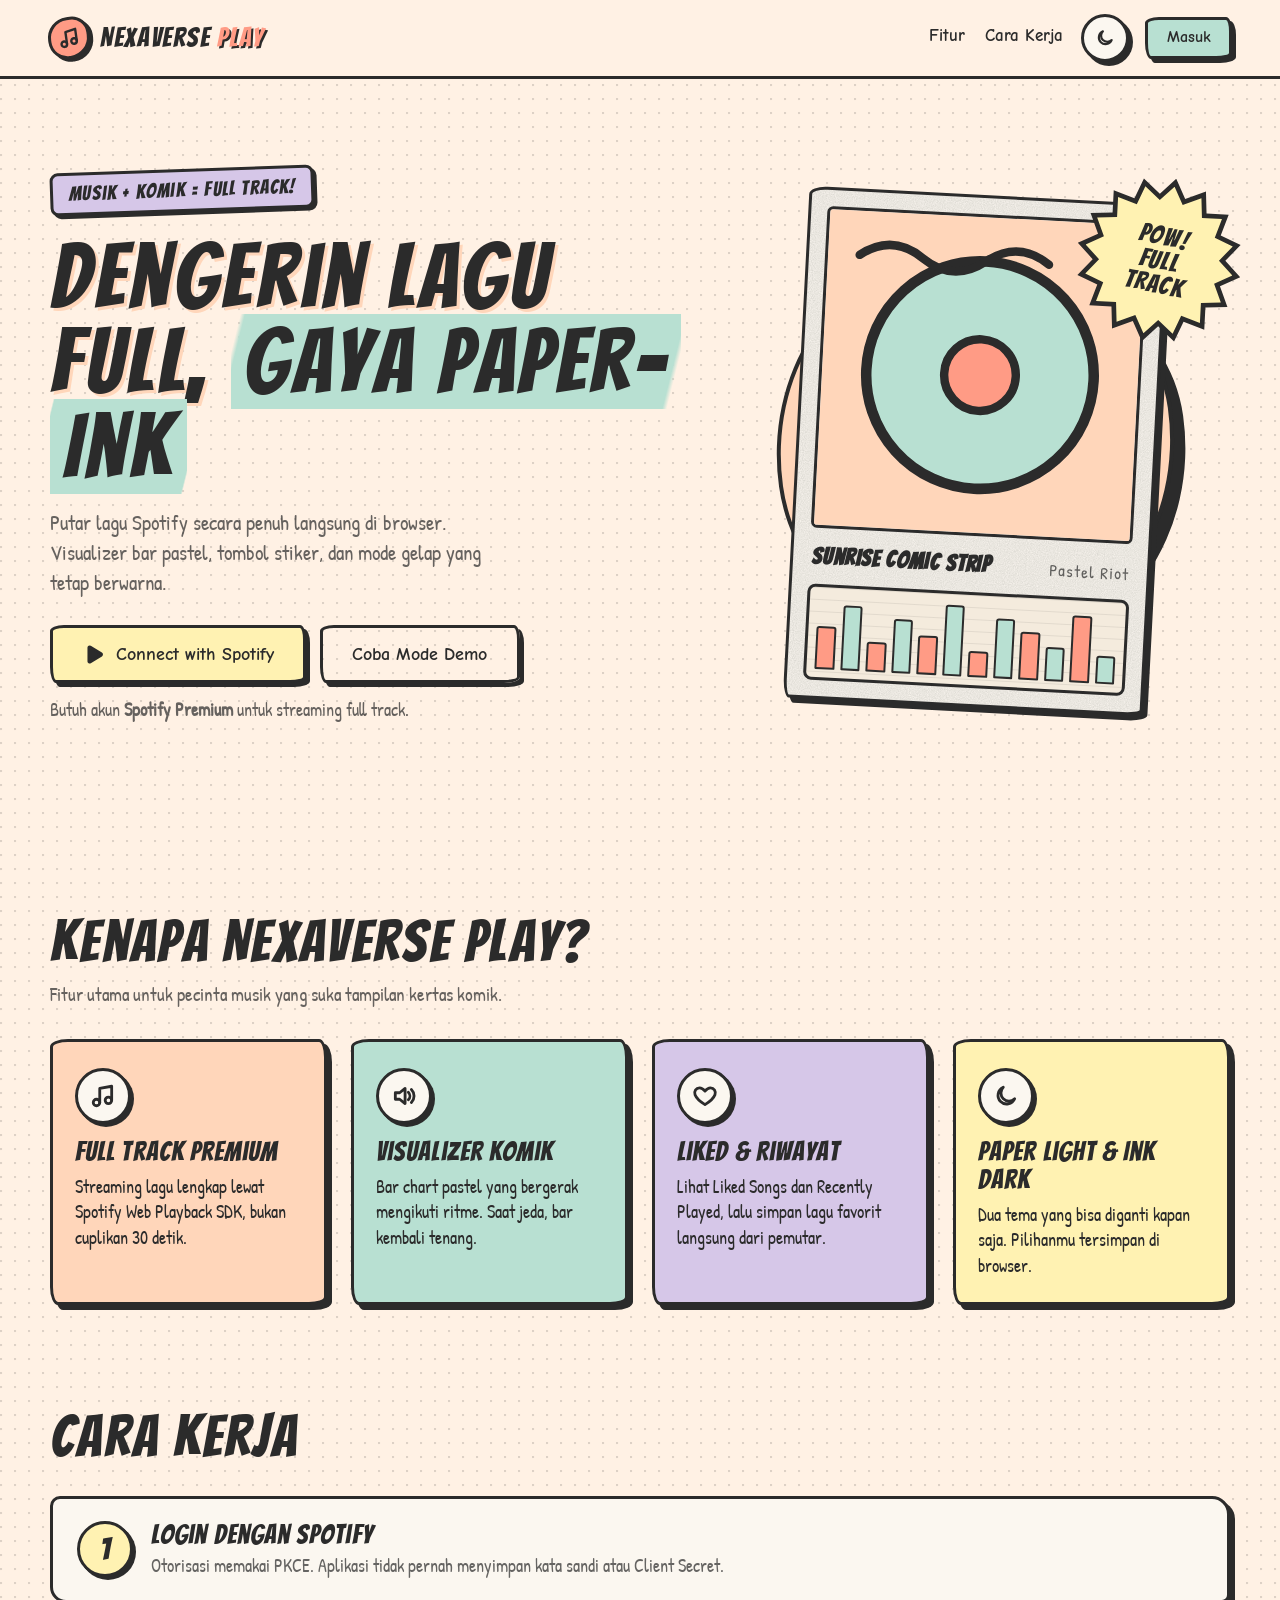
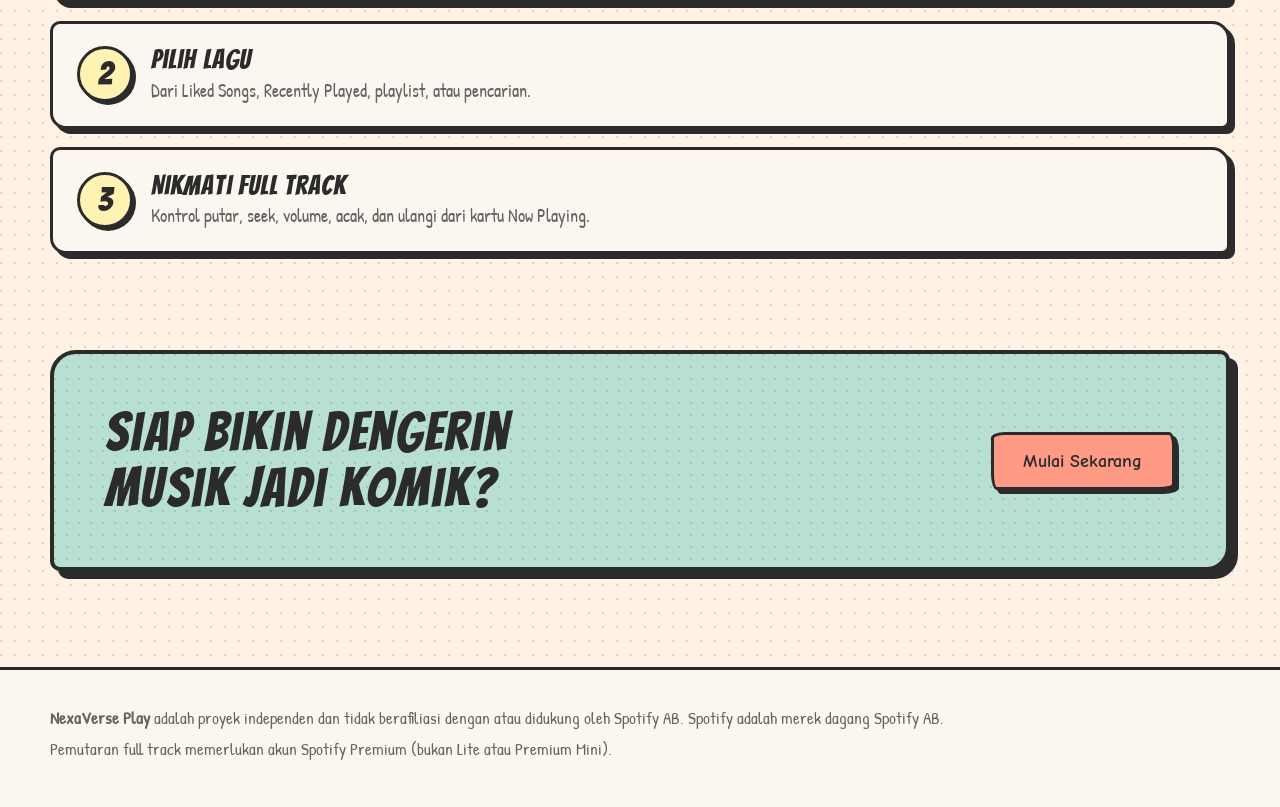
<file: index.html>
<!doctype html>
<html lang="id">
<head>
  <meta charset="utf-8">
  <meta name="viewport" content="width=device-width, initial-scale=1">
  <title>NexaVerse Play — Full Track, Gaya Komik</title>
  <meta name="description" content="NexaVerse Play: pemutar musik bergaya komik untuk streaming full track Spotify Premium di browser.">
  <script>try{document.documentElement.dataset.theme=localStorage.getItem("nv_theme")||"light"}catch(e){}</script>
  <link rel="preconnect" href="https://fonts.googleapis.com">
  <link rel="preconnect" href="https://fonts.gstatic.com" crossorigin>
  <link href="https://fonts.googleapis.com/css2?family=Bangers&family=Comic+Neue:wght@400;700&family=Patrick+Hand&display=swap" rel="stylesheet">
  <link rel="stylesheet" href="styles.css">
  <script src="config.js"></script>
  <script src="app.js" defer></script>
</head>
<body data-page="landing">
  <header class="topnav">
    <a class="logo" href="index.html" aria-label="NexaVerse Play, beranda">
      <span class="logo__mark"><svg class="icon" aria-hidden="true"><use href="#i-note"/></svg></span>
      <span class="logo__word">NexaVerse <em>Play</em></span>
    </a>
    <nav class="topnav__links" aria-label="Navigasi utama">
      <a href="#fitur">Fitur</a>
      <a href="#cara">Cara Kerja</a>
      <button class="btn btn--round" type="button" data-theme-toggle aria-label="Ganti tema">
        <svg class="icon" aria-hidden="true"><use href="#i-moon"/></svg>
      </button>
      <a class="btn btn--mint" href="login.html">Masuk</a>
    </nav>
  </header>

  <main>
    <section class="hero wrap">
      <div class="hero__text">
        <span class="hero__kicker">Musik + Komik = Full Track!</span>
        <h1>Dengerin Lagu Full, <span class="hl">Gaya Paper-Ink</span></h1>
        <p class="hero__lead">Putar lagu Spotify secara penuh langsung di browser. Visualizer bar pastel, tombol stiker, dan mode gelap yang tetap berwarna.</p>
        <div class="hero__cta">
          <a class="btn btn--yellow btn--xl" href="login.html">
            <svg class="icon icon--fill" aria-hidden="true"><use href="#i-play"/></svg>
            <span>Connect with Spotify</span>
          </a>
          <a class="btn btn--ghost btn--xl" href="dashboard.html?demo=1">Coba Mode Demo</a>
        </div>
        <p class="hero__note">Butuh akun <strong>Spotify Premium</strong> untuk streaming full track.</p>
      </div>

      <div class="hero__art">
        <div class="burst-wrap" aria-hidden="true"><div class="burst">POW!<br>FULL<br>TRACK</div></div>
        <div class="hero-card paper-cut">
          <svg class="hc-cover" viewBox="0 0 300 300" aria-hidden="true">
            <rect width="300" height="300" fill="#FFD6BA"/>
            <circle cx="150" cy="150" r="108" fill="#B8E0D2" stroke="#2B2B2B" stroke-width="10"/>
            <circle cx="150" cy="150" r="34" fill="#FF9B85" stroke="#2B2B2B" stroke-width="8"/>
            <path d="M30 42 q30 -22 60 0 t60 0 t60 0" fill="none" stroke="#2B2B2B" stroke-width="8" stroke-linecap="round"/>
          </svg>
          <div class="hc-meta">
            <strong>Sunrise Comic Strip</strong>
            <small>Pastel Riot</small>
          </div>
          <div class="hc-bars" aria-hidden="true">
            <span style="--d:0s;--h:58%"></span>
            <span style="--d:.15s;--h:88%"></span>
            <span style="--d:.3s;--h:40%"></span>
            <span style="--d:.45s;--h:72%"></span>
            <span style="--d:.1s;--h:52%"></span>
            <span style="--d:.25s;--h:96%"></span>
            <span style="--d:.4s;--h:34%"></span>
            <span style="--d:.55s;--h:80%"></span>
            <span style="--d:.2s;--h:64%"></span>
            <span style="--d:.35s;--h:46%"></span>
            <span style="--d:.5s;--h:90%"></span>
            <span style="--d:.05s;--h:38%"></span>
          </div>
        </div>
      </div>
    </section>

    <section class="section wrap" id="fitur" aria-labelledby="fiturTitle">
      <div class="section__head reveal">
        <h2 id="fiturTitle">Kenapa NexaVerse Play?</h2>
        <p>Fitur utama untuk pecinta musik yang suka tampilan kertas komik.</p>
      </div>
      <div class="features">
        <article class="feature reveal">
          <span class="feature__icon"><svg class="icon" aria-hidden="true"><use href="#i-note"/></svg></span>
          <h3>Full Track Premium</h3>
          <p>Streaming lagu lengkap lewat Spotify Web Playback SDK, bukan cuplikan 30 detik.</p>
        </article>
        <article class="feature reveal">
          <span class="feature__icon"><svg class="icon" aria-hidden="true"><use href="#i-volume"/></svg></span>
          <h3>Visualizer Komik</h3>
          <p>Bar chart pastel yang bergerak mengikuti ritme. Saat jeda, bar kembali tenang.</p>
        </article>
        <article class="feature reveal">
          <span class="feature__icon"><svg class="icon" aria-hidden="true"><use href="#i-heart"/></svg></span>
          <h3>Liked &amp; Riwayat</h3>
          <p>Lihat Liked Songs dan Recently Played, lalu simpan lagu favorit langsung dari pemutar.</p>
        </article>
        <article class="feature reveal">
          <span class="feature__icon"><svg class="icon" aria-hidden="true"><use href="#i-moon"/></svg></span>
          <h3>Paper Light &amp; Ink Dark</h3>
          <p>Dua tema yang bisa diganti kapan saja. Pilihanmu tersimpan di browser.</p>
        </article>
      </div>
    </section>

    <section class="section wrap" id="cara" aria-labelledby="caraTitle">
      <div class="section__head reveal">
        <h2 id="caraTitle">Cara Kerja</h2>
      </div>
      <ol class="steps">
        <li class="step reveal">
          <span class="step__num">1</span>
          <div>
            <h3>Login dengan Spotify</h3>
            <p>Otorisasi memakai PKCE. Aplikasi tidak pernah menyimpan kata sandi atau Client Secret.</p>
          </div>
        </li>
        <li class="step reveal">
          <span class="step__num">2</span>
          <div>
            <h3>Pilih lagu</h3>
            <p>Dari Liked Songs, Recently Played, playlist, atau pencarian.</p>
          </div>
        </li>
        <li class="step reveal">
          <span class="step__num">3</span>
          <div>
            <h3>Nikmati full track</h3>
            <p>Kontrol putar, seek, volume, acak, dan ulangi dari kartu Now Playing.</p>
          </div>
        </li>
      </ol>
    </section>

    <section class="cta-band wrap reveal">
      <h2>Siap bikin dengerin musik jadi komik?</h2>
      <a class="btn btn--coral btn--xl" href="login.html">Mulai Sekarang</a>
    </section>
  </main>

  <footer class="site-foot">
    <div class="wrap">
      <p><strong>NexaVerse Play</strong> adalah proyek independen dan tidak berafiliasi dengan atau didukung oleh Spotify AB. Spotify adalah merek dagang Spotify AB.</p>
      <p>Pemutaran full track memerlukan akun Spotify Premium (bukan Lite atau Premium Mini).</p>
    </div>
  </footer>

  <div class="auth-overlay" id="authOverlay" role="status" aria-live="polite" hidden>
    <div class="auth-overlay__card">
      <div class="spinner" aria-hidden="true"></div>
      <p id="authText">Menghubungkan ke Spotify…</p>
    </div>
  </div>
  <div class="toasts" id="toasts" aria-live="polite"></div>
</body>
</html>
</file>
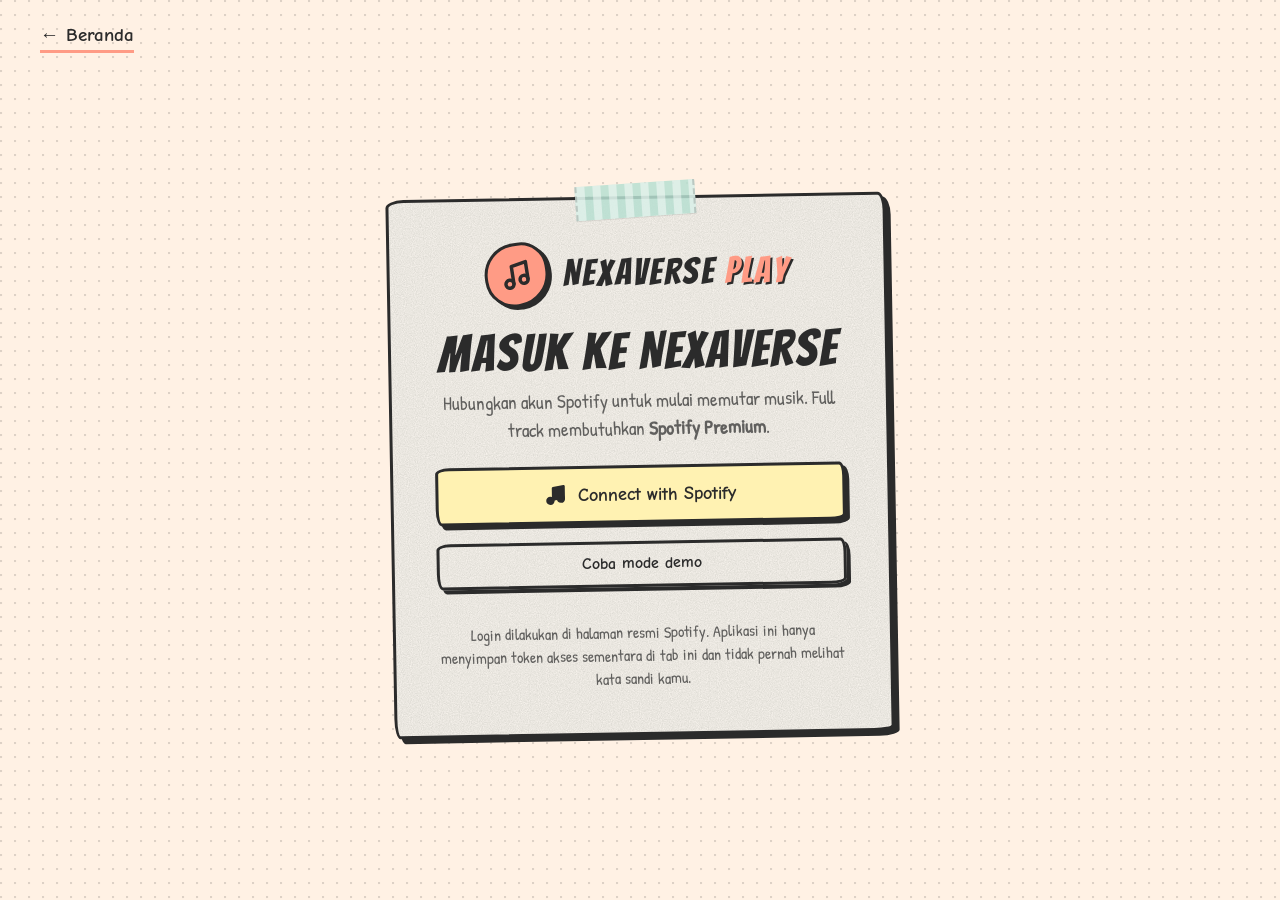
<file: dashboard.html>
<!doctype html>
<html lang="id">
<head>
  <meta charset="utf-8">
  <meta name="viewport" content="width=device-width, initial-scale=1, viewport-fit=cover">
  <meta name="robots" content="noindex">
  <title>Dashboard — NexaVerse Play</title>
  <script>try{document.documentElement.dataset.theme=localStorage.getItem("nv_theme")||"light"}catch(e){}</script>
  <link rel="preconnect" href="https://fonts.googleapis.com">
  <link rel="preconnect" href="https://fonts.gstatic.com" crossorigin>
  <link href="https://fonts.googleapis.com/css2?family=Bangers&family=Comic+Neue:wght@400;700&family=Patrick+Hand&display=swap" rel="stylesheet">
  <link rel="stylesheet" href="styles.css">
  <script src="config.js"></script>
  <script src="app.js" defer></script>
</head>
<body data-page="dashboard">
  <div class="app">
    <aside class="sidebar" aria-label="Sidebar">
      <a class="logo" href="index.html" aria-label="NexaVerse Play, ke beranda">
        <span class="logo__mark"><svg class="icon" aria-hidden="true"><use href="#i-note"/></svg></span>
        <span class="logo__word">NexaVerse <em>Play</em></span>
      </a>

      <nav class="side-nav" aria-label="Menu utama">
        <a class="nav-item is-active" href="#home" data-nav="home" aria-current="page">
          <svg class="icon" aria-hidden="true"><use href="#i-home"/></svg><span>Home</span>
        </a>
        <a class="nav-item" href="#search" data-nav="search">
          <svg class="icon" aria-hidden="true"><use href="#i-search"/></svg><span>Search</span>
        </a>
        <a class="nav-item" href="#library" data-nav="library">
          <svg class="icon" aria-hidden="true"><use href="#i-library"/></svg><span>Library</span>
        </a>
        <a class="nav-item" href="profile.html" data-nav="profile">
          <svg class="icon" aria-hidden="true"><use href="#i-user"/></svg><span>Profile</span>
        </a>
        <a class="nav-item" href="#settings" data-nav="settings">
          <svg class="icon" aria-hidden="true"><use href="#i-settings"/></svg><span>Settings</span>
        </a>
      </nav>

      <div class="sidebar__foot">
        <div class="sticker-note">
          <strong>Tips</strong>
          <span>Tekan <kbd>Spasi</kbd> untuk putar atau jeda.</span>
        </div>
      </div>
    </aside>

    <div class="app__main">
      <header class="topbar">
        <div class="topbar__greet">
          <p class="kicker" id="greetKicker">Selamat datang</p>
          <h1 class="topbar__title" id="greetName">Halo!</h1>
        </div>
        <div class="topbar__right">
          <span class="badge" id="planBadge" hidden></span>
          <button class="btn btn--round" type="button" data-theme-toggle aria-label="Ganti tema">
            <svg class="icon" aria-hidden="true"><use href="#i-moon" data-theme-icon/></svg>
          </button>
          <a class="avatar avatar--sm" id="topAvatar" href="profile.html" aria-label="Buka profil">
            <span class="avatar__fallback" id="topAvatarFallback">?</span>
          </a>
        </div>
      </header>

      <div class="demo-banner" id="demoBanner" hidden>
        <svg class="icon" aria-hidden="true"><use href="#i-alert"/></svg>
        <span>Mode demo: data contoh, audio tidak diputar.</span>
        <a href="login.html">Login Spotify</a>
      </div>

      <main class="content">
        <!-- ===== HOME ===== -->
        <section class="view is-active" id="view-home" data-view="home" aria-label="Beranda">
          <section class="np-card paper-cut" id="nowPlaying" aria-labelledby="npTitle">
            <div class="np-art">
              <div class="np-art__frame">
                <div class="np-art__img" id="npArt" role="img" aria-label="Sampul album"></div>
                <span class="np-art__tape" aria-hidden="true"></span>
              </div>
            </div>

            <div class="np-body">
              <div class="np-top">
                <div class="np-titles">
                  <span class="np-kicker">Now Playing</span>
                  <h2 class="np-title" id="npTitle">Belum ada lagu</h2>
                  <p class="np-artist" id="npArtist">Pilih lagu dari daftar di bawah</p>
                </div>
                <div class="np-modes">
                  <button class="sticker sticker--sm" id="shuffleBtn" type="button" aria-pressed="false" aria-label="Acak urutan">
                    <svg class="icon" aria-hidden="true"><use href="#i-shuffle"/></svg>
                  </button>
                  <button class="sticker sticker--sm" id="repeatBtn" type="button" aria-pressed="false" aria-label="Ulangi">
                    <svg class="icon" aria-hidden="true"><use href="#i-repeat"/></svg>
                    <span class="badge-1" id="repeatBadge" hidden>1</span>
                  </button>
                </div>
              </div>

              <div class="np-viz" id="npViz" aria-hidden="true"></div>

              <div class="np-seek">
                <input class="seek" id="seek" type="range" min="0" max="1000" step="1" value="0" aria-label="Posisi putar" disabled>
              </div>

              <div class="np-meta">
                <div class="np-times">
                  <span id="curTime">0:00</span>
                  <span class="np-times__sep">/</span>
                  <span id="durTime">0:00</span>
                </div>
                <label class="np-volume">
                  <svg class="icon" aria-hidden="true"><use href="#i-volume"/></svg>
                  <input class="vol" id="volume" type="range" min="0" max="100" step="1" value="60" aria-label="Volume">
                </label>
              </div>

              <div class="np-controls">
                <button class="ctrl" id="likeBtn" type="button" aria-pressed="false" aria-label="Simpan ke Liked Songs">
                  <svg class="icon" aria-hidden="true"><use href="#i-heart"/></svg>
                </button>
                <button class="ctrl" id="prevBtn" type="button" aria-label="Sebelumnya">
                  <svg class="icon icon--fill" aria-hidden="true"><use href="#i-prev"/></svg>
                </button>
                <button class="ctrl ctrl--play" id="playBtn" type="button" aria-label="Putar">
                  <svg class="icon icon--fill" aria-hidden="true"><use href="#i-play"/></svg>
                </button>
                <button class="ctrl" id="nextBtn" type="button" aria-label="Berikutnya">
                  <svg class="icon icon--fill" aria-hidden="true"><use href="#i-next"/></svg>
                </button>
                <button class="ctrl" id="queueBtn" type="button" aria-expanded="false" aria-controls="queuePanel" aria-label="Lihat antrean">
                  <svg class="icon" aria-hidden="true"><use href="#i-queue"/></svg>
                </button>
              </div>

              <div class="queue" id="queuePanel" hidden>
                <h3 class="queue__title">Antrean berikutnya</h3>
                <ol class="track-list track-list--compact" id="queueList"></ol>
              </div>
            </div>
          </section>

          <div class="lists">
            <section class="panel paper-cut" aria-labelledby="likedTitle">
              <header class="panel__head">
                <h2 class="panel__title" id="likedTitle">Liked Songs</h2>
                <div class="panel__actions">
                  <span class="count" id="likedCount" aria-live="polite">0</span>
                  <button class="btn btn--mint btn--sm" id="playLikedBtn" type="button">Putar semua</button>
                </div>
              </header>
              <ol class="track-list" id="likedList" aria-busy="true"></ol>
            </section>

            <section class="panel paper-cut" aria-labelledby="recentTitle">
              <header class="panel__head">
                <h2 class="panel__title" id="recentTitle">Recently Played</h2>
                <div class="panel__actions">
                  <span class="count" id="recentCount" aria-live="polite">0</span>
                </div>
              </header>
              <ol class="track-list" id="recentList" aria-busy="true"></ol>
            </section>
          </div>
        </section>

        <!-- ===== SEARCH ===== -->
        <section class="view" id="view-search" data-view="search" aria-label="Pencarian" hidden>
          <header class="view__head">
            <h2>Cari lagu</h2>
            <p>Cari judul lagu atau nama artis. Maksimal 10 hasil per pencarian.</p>
          </header>
          <form class="search" id="searchForm" role="search">
            <label class="sr-only" for="searchInput">Kata kunci pencarian</label>
            <input class="search__input" id="searchInput" type="search" maxlength="120" placeholder="Judul lagu atau nama artis…" autocomplete="off">
            <button class="btn btn--yellow" type="submit">Cari</button>
          </form>
          <p class="status" id="searchStatus" role="status"></p>
          <ol class="track-list" id="searchList"></ol>
        </section>

        <!-- ===== LIBRARY ===== -->
        <section class="view" id="view-library" data-view="library" aria-label="Library" hidden>
          <header class="view__head">
            <h2>Library</h2>
            <p>Playlist milikmu. Klik kartu untuk memutar playlist dari awal.</p>
          </header>
          <p class="status" id="libraryStatus" role="status"></p>
          <div class="grid" id="playlistGrid"></div>
        </section>

        <!-- ===== SETTINGS ===== -->
        <section class="view" id="view-settings" data-view="settings" aria-label="Pengaturan" hidden>
          <header class="view__head">
            <h2>Settings</h2>
            <p>Atur tampilan dan akun kamu.</p>
          </header>
          <div class="settings">
            <section class="panel paper-cut">
              <h3 class="panel__title">Tema</h3>
              <div class="theme-pick" role="group" aria-label="Pilih tema">
                <button class="sticker" type="button" data-set-theme="light" aria-pressed="true">Paper Light</button>
                <button class="sticker" type="button" data-set-theme="dark" aria-pressed="false">Ink Dark</button>
              </div>
            </section>
            <section class="panel paper-cut">
              <h3 class="panel__title">Akun</h3>
              <p class="muted" id="accountText">Memuat…</p>
              <button class="btn btn--coral" id="logoutBtn" type="button">Logout</button>
            </section>
            <section class="panel paper-cut">
              <h3 class="panel__title">Syarat pemutaran</h3>
              <ul class="checklist">
                <li>Akun Spotify Premium (bukan Lite atau Premium Mini).</li>
                <li>Browser desktop modern seperti Chrome, Edge, Firefox, atau Safari.</li>
                <li>Tab ini harus tetap terbuka agar pemutar tetap aktif.</li>
              </ul>
            </section>
          </div>
        </section>
      </main>
    </div>
  </div>

  <aside class="mini" id="miniPlayer" aria-label="Pemutar mini">
    <button class="mini__open" id="miniOpen" type="button" aria-label="Kembali ke kartu Now Playing">
      <span class="mini__art" id="miniArt" aria-hidden="true"></span>
      <span class="mini__text">
        <strong id="miniTitle">Belum ada lagu</strong>
        <span id="miniArtist">—</span>
      </span>
    </button>
    <div class="mini__ctrls">
      <button class="ctrl ctrl--sm" id="miniPrev" type="button" aria-label="Sebelumnya">
        <svg class="icon icon--fill" aria-hidden="true"><use href="#i-prev"/></svg>
      </button>
      <button class="ctrl ctrl--sm ctrl--play-sm" id="miniPlayBtn" type="button" aria-label="Putar">
        <svg class="icon icon--fill" aria-hidden="true"><use href="#i-play"/></svg>
      </button>
      <button class="ctrl ctrl--sm" id="miniNext" type="button" aria-label="Berikutnya">
        <svg class="icon icon--fill" aria-hidden="true"><use href="#i-next"/></svg>
      </button>
    </div>
  </aside>

  <div class="modal" id="premiumModal" role="dialog" aria-modal="true" aria-labelledby="premTitle" hidden>
    <div class="modal__card paper-cut">
      <div class="burst burst--sm" aria-hidden="true">PREMIUM<br>DULU!</div>
      <h2 id="premTitle">Butuh Spotify Premium</h2>
      <p>Akun ini terdeteksi bukan Premium. Web Playback SDK hanya memutar full track untuk akun Premium (bukan Lite atau Premium Mini). Kamu tetap bisa menjelajah library, tetapi pemutaran dinonaktifkan.</p>
      <div class="modal__actions">
        <a class="btn btn--yellow" href="dashboard.html?demo=1">Lanjut mode demo</a>
        <button class="btn btn--ghost" type="button" data-close-modal>Mengerti</button>
      </div>
    </div>
  </div>

  <div class="toasts" id="toasts" aria-live="polite"></div>
</body>
</html>
</file>
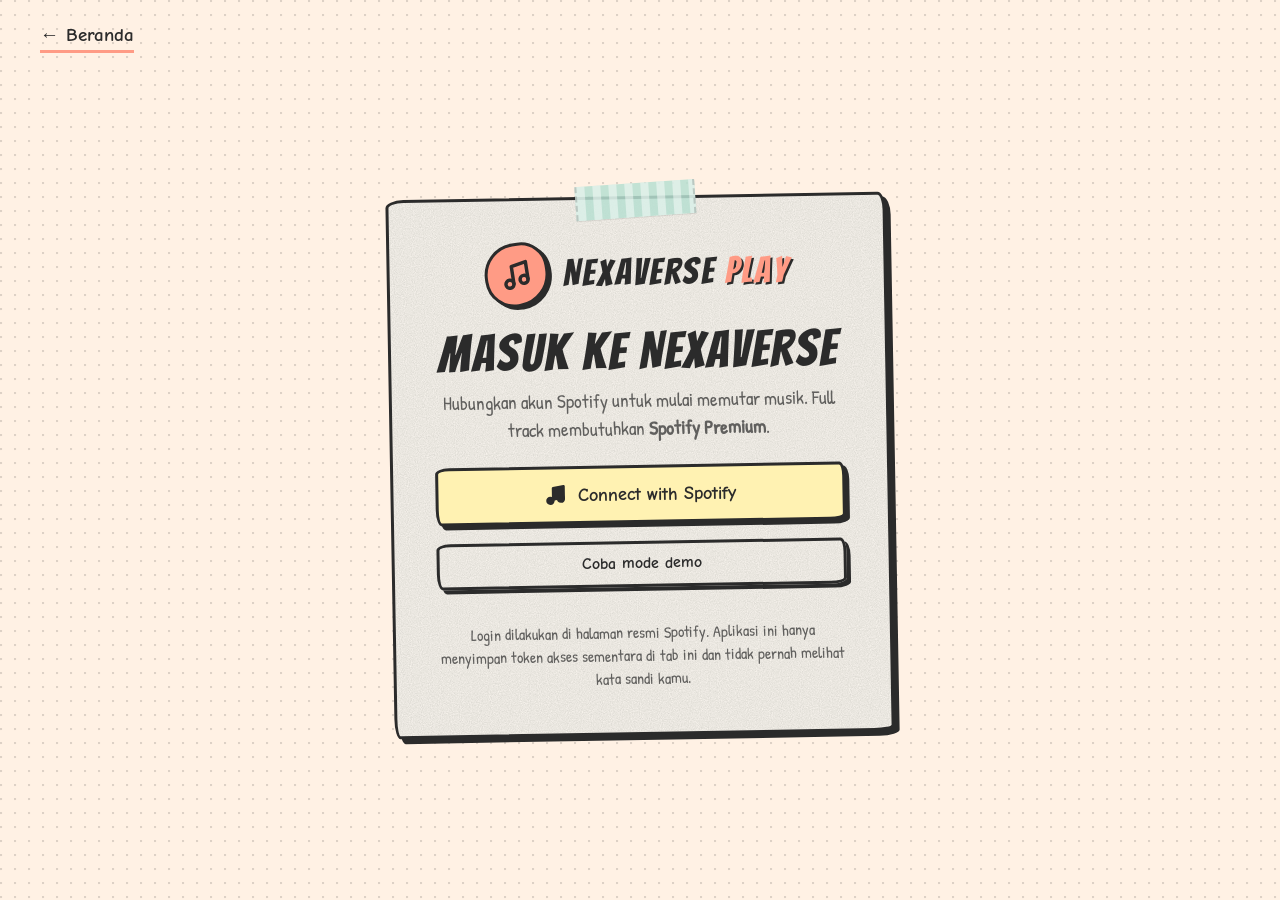
<file: login.html>
<!doctype html>
<html lang="id">
<head>
  <meta charset="utf-8">
  <meta name="viewport" content="width=device-width, initial-scale=1">
  <title>Masuk — NexaVerse Play</title>
  <script>try{document.documentElement.dataset.theme=localStorage.getItem("nv_theme")||"light"}catch(e){}</script>
  <link rel="preconnect" href="https://fonts.googleapis.com">
  <link rel="preconnect" href="https://fonts.gstatic.com" crossorigin>
  <link href="https://fonts.googleapis.com/css2?family=Bangers&family=Comic+Neue:wght@400;700&family=Patrick+Hand&display=swap" rel="stylesheet">
  <link rel="stylesheet" href="styles.css">
  <script src="config.js"></script>
  <script src="app.js" defer></script>
</head>
<body data-page="login">
  <main class="auth-wrap">
    <a class="back" href="index.html">← Beranda</a>

    <section class="paper-cut auth-card" aria-labelledby="loginTitle">
      <a class="logo logo--lg" href="index.html" aria-label="NexaVerse Play">
        <span class="logo__mark"><svg class="icon" aria-hidden="true"><use href="#i-note"/></svg></span>
        <span class="logo__word">NexaVerse <em>Play</em></span>
      </a>

      <h1 id="loginTitle">Masuk ke NexaVerse</h1>
      <p class="lead">Hubungkan akun Spotify untuk mulai memutar musik. Full track membutuhkan <strong>Spotify Premium</strong>.</p>

      <p class="alert" id="authError" role="alert" hidden></p>

      <button class="btn btn--yellow btn--xl btn--block" id="connectBtn" type="button">
        <svg class="icon icon--fill" aria-hidden="true"><use href="#i-note"/></svg>
        <span>Connect with Spotify</span>
      </button>

      <a class="btn btn--ghost btn--block" href="dashboard.html?demo=1">Coba mode demo</a>

      <p class="fine">Login dilakukan di halaman resmi Spotify. Aplikasi ini hanya menyimpan token akses sementara di tab ini dan tidak pernah melihat kata sandi kamu.</p>
    </section>
  </main>

  <div class="toasts" id="toasts" aria-live="polite"></div>
</body>
</html>
</file>
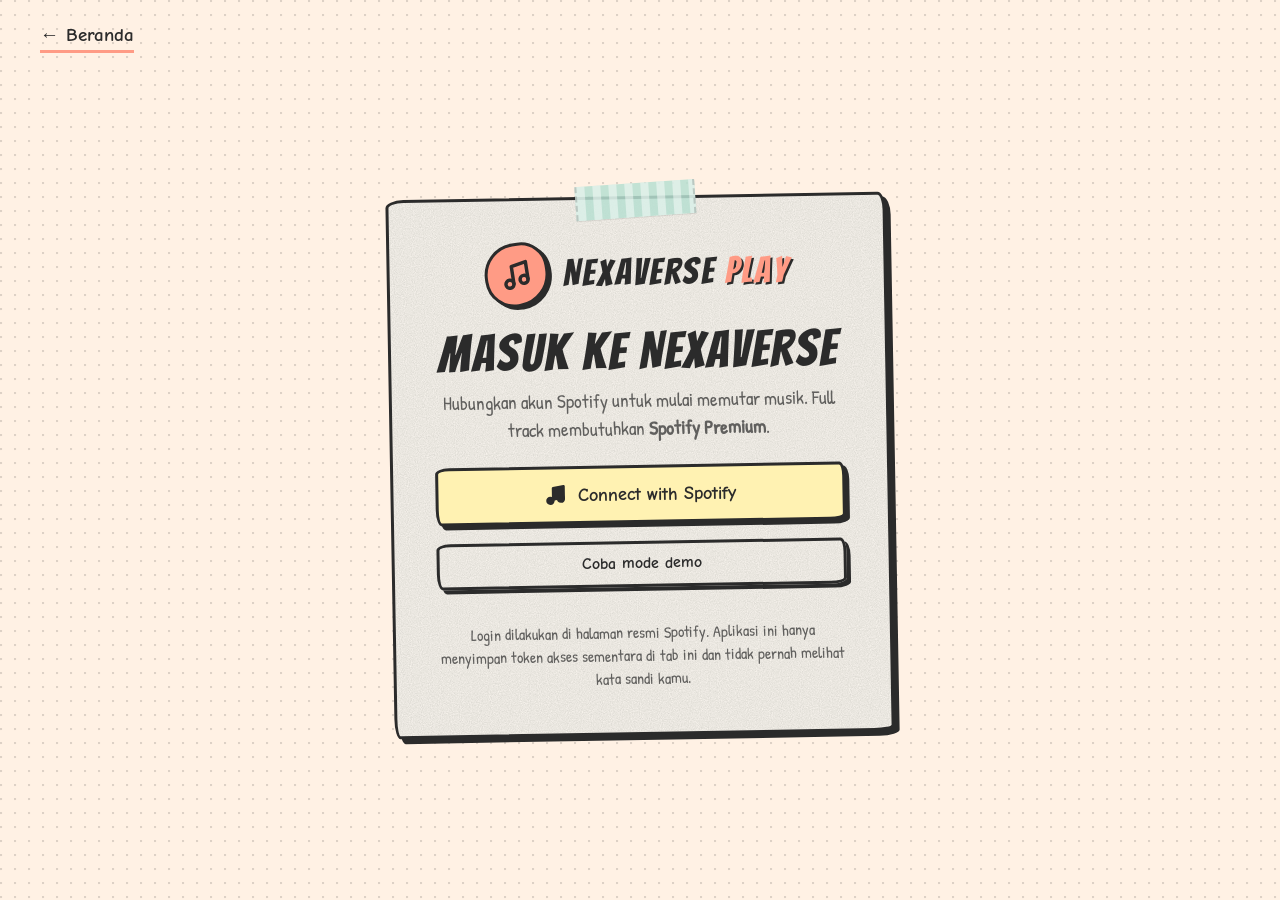
<file: profile.html>
<!doctype html>
<html lang="id">
<head>
  <meta charset="utf-8">
  <meta name="viewport" content="width=device-width, initial-scale=1, viewport-fit=cover">
  <meta name="robots" content="noindex">
  <title>Profile — NexaVerse Play</title>
  <script>try{document.documentElement.dataset.theme=localStorage.getItem("nv_theme")||"light"}catch(e){}</script>
  <link rel="preconnect" href="https://fonts.googleapis.com">
  <link rel="preconnect" href="https://fonts.gstatic.com" crossorigin>
  <link href="https://fonts.googleapis.com/css2?family=Bangers&family=Comic+Neue:wght@400;700&family=Patrick+Hand&display=swap" rel="stylesheet">
  <link rel="stylesheet" href="styles.css">
  <script src="config.js"></script>
  <script src="app.js" defer></script>
</head>
<body data-page="profile">
  <div class="app">
    <aside class="sidebar" aria-label="Sidebar">
      <a class="logo" href="index.html" aria-label="NexaVerse Play, ke beranda">
        <span class="logo__mark"><svg class="icon" aria-hidden="true"><use href="#i-note"/></svg></span>
        <span class="logo__word">NexaVerse <em>Play</em></span>
      </a>

      <nav class="side-nav" aria-label="Menu utama">
        <a class="nav-item" href="dashboard.html#home" data-nav="home">
          <svg class="icon" aria-hidden="true"><use href="#i-home"/></svg><span>Home</span>
        </a>
        <a class="nav-item" href="dashboard.html#search" data-nav="search">
          <svg class="icon" aria-hidden="true"><use href="#i-search"/></svg><span>Search</span>
        </a>
        <a class="nav-item" href="dashboard.html#library" data-nav="library">
          <svg class="icon" aria-hidden="true"><use href="#i-library"/></svg><span>Library</span>
        </a>
        <a class="nav-item is-active" href="profile.html" data-nav="profile" aria-current="page">
          <svg class="icon" aria-hidden="true"><use href="#i-user"/></svg><span>Profile</span>
        </a>
        <a class="nav-item" href="dashboard.html#settings" data-nav="settings">
          <svg class="icon" aria-hidden="true"><use href="#i-settings"/></svg><span>Settings</span>
        </a>
      </nav>

      <div class="sidebar__foot">
        <div class="sticker-note">
          <strong>Catatan</strong>
          <span>Pemutaran dilakukan di Dashboard.</span>
        </div>
      </div>
    </aside>

    <div class="app__main">
      <header class="topbar">
        <div class="topbar__greet">
          <p class="kicker">Akunmu</p>
          <p class="topbar__title">Profil</p>
        </div>
        <div class="topbar__right">
          <button class="btn btn--round" type="button" data-theme-toggle aria-label="Ganti tema">
            <svg class="icon" aria-hidden="true"><use href="#i-moon" data-theme-icon/></svg>
          </button>
          <a class="avatar avatar--sm" id="topAvatar" href="profile.html" aria-label="Profil kamu">
            <span class="avatar__fallback" id="topAvatarFallback">?</span>
          </a>
        </div>
      </header>

      <div class="demo-banner" id="demoBanner" hidden>
        <svg class="icon" aria-hidden="true"><use href="#i-alert"/></svg>
        <span>Mode demo: data contoh.</span>
        <a href="login.html">Login Spotify</a>
      </div>

      <main class="content">
        <section class="profile-hero paper-cut" aria-labelledby="profName">
          <div class="avatar avatar--xl" id="profAvatar" role="img" aria-label="Foto profil">
            <span class="avatar__fallback" id="profAvatarFallback">?</span>
          </div>
          <div class="profile-hero__info">
            <span class="badge" id="profPlan">Memuat…</span>
            <h1 class="profile-hero__name" id="profName">Memuat profil…</h1>
            <p class="muted" id="profSub">Akun Spotify</p>
            <a class="btn btn--ghost btn--sm" href="dashboard.html">← Kembali ke Dashboard</a>
          </div>
        </section>

        <section class="stats" aria-label="Statistik">
          <article class="stat paper-cut">
            <span class="stat__num" id="statPlaylists">–</span>
            <span class="stat__label">Playlist</span>
          </article>
          <article class="stat paper-cut">
            <span class="stat__num" id="statLiked">–</span>
            <span class="stat__label">Liked Songs</span>
          </article>
          <article class="stat paper-cut">
            <span class="stat__num" id="statArtists">–</span>
            <span class="stat__label">Top Artists</span>
          </article>
          <article class="stat paper-cut">
            <span class="stat__num" id="statRecent">–</span>
            <span class="stat__label">Baru diputar</span>
          </article>
        </section>

        <section class="profile-tabs" aria-label="Konten profil">
          <div class="tabs" role="tablist" aria-label="Kategori profil">
            <button class="tab is-active" id="tab-playlists" type="button" role="tab" data-tab="playlists" aria-selected="true" aria-controls="tabPanel">Playlists</button>
            <button class="tab" id="tab-liked" type="button" role="tab" data-tab="liked" aria-selected="false" aria-controls="tabPanel" tabindex="-1">Liked</button>
            <button class="tab" id="tab-artists" type="button" role="tab" data-tab="artists" aria-selected="false" aria-controls="tabPanel" tabindex="-1">Top Artists</button>
          </div>
          <div class="tabpanel paper-cut" id="tabPanel" role="tabpanel" aria-labelledby="tab-playlists" aria-live="polite">
            <p class="status">Memuat data…</p>
          </div>
        </section>
      </main>
    </div>
  </div>

  <div class="toasts" id="toasts" aria-live="polite"></div>
</body>
</html>
</file>
<file: styles.css>
/* ==========================================================================
   NexaVerse Play — styles.css
   Gaya: Comic Paper-Ink (Paper Light default · Ink Dark)
   ========================================================================== */

/* ---------- 1. Token ---------- */
:root {
  --peach: #FFD6BA;
  --mint: #B8E0D2;
  --lavender: #D6C7E8;
  --yellow: #FFF2B2;
  --coral: #FF9B85;
  --on-pastel: #2B2B2B;

  --bg: #FFF1E4;
  --paper: #FBF7F0;
  --paper-2: #F4EBDD;
  --ink: #2B2B2B;
  --text: #2B2B2B;
  --muted: rgba(43, 43, 43, .72);
  --dot: rgba(43, 43, 43, .16);
  --grid: rgba(43, 43, 43, .09);
  --queue-bg: rgba(255, 214, 186, .38);
  --fold: #FFF9EE;

  --font-display: "Bangers", Impact, "Arial Narrow", sans-serif;
  --font-body: "Patrick Hand", "Comic Neue", "Trebuchet MS", sans-serif;
  --font-comic: "Comic Neue", "Patrick Hand", "Trebuchet MS", sans-serif;

  /* Bentuk bintang 16 sudut untuk efek burst komik */
  --star: polygon(50% 0%, 57.8% 10.8%, 69.1% 3.8%, 72.2% 16.7%, 85.4% 14.6%, 83.3% 27.8%, 96.2% 30.9%, 89.2% 42.2%, 100% 50%, 89.2% 57.8%, 96.2% 69.1%, 83.3% 72.2%, 85.4% 85.4%, 72.2% 83.3%, 69.1% 96.2%, 57.8% 89.2%, 50% 100%, 42.2% 89.2%, 30.9% 96.2%, 27.8% 83.3%, 14.6% 85.4%, 16.7% 72.2%, 3.8% 69.1%, 10.8% 57.8%, 0% 50%, 10.8% 42.2%, 3.8% 30.9%, 16.7% 27.8%, 14.6% 14.6%, 27.8% 16.7%, 30.9% 3.8%, 42.2% 10.8%);

  /* Tekstur kertas tipis (noise) dan titik halftone */
  --noise: url("data:image/svg+xml,%3Csvg xmlns='http://www.w3.org/2000/svg' width='180' height='180'%3E%3Cfilter id='n'%3E%3CfeTurbulence type='fractalNoise' baseFrequency='.9' numOctaves='3' stitchTiles='stitch'/%3E%3CfeColorMatrix values='0 0 0 0 0 0 0 0 0 0 0 0 0 0 0 0 0 0 .6 0'/%3E%3C/filter%3E%3Crect width='100%25' height='100%25' filter='url(%23n)' opacity='.22'/%3E%3C/svg%3E");
  --halftone: radial-gradient(circle at 1px 1px, var(--dot) 1.1px, transparent 1.6px);
  color-scheme: light;
}

/* Tema Ink Dark: latar gelap, ink terang, warna pastel tetap */
html[data-theme="dark"] {
  --bg: #1E1B18;
  --paper: #2A2521;
  --paper-2: #332D28;
  --ink: #F4EDE1;
  --text: #F4EDE1;
  --muted: rgba(244, 237, 225, .74);
  --dot: rgba(244, 237, 225, .085);
  --grid: rgba(244, 237, 225, .07);
  --queue-bg: rgba(255, 214, 186, .08);
  --fold: #3A332D;
  color-scheme: dark;
}

/* ---------- 2. Base ---------- */
*, *::before, *::after { box-sizing: border-box; }
[hidden] { display: none !important; }
html { -webkit-text-size-adjust: 100%; scroll-behavior: smooth; }
body {
  margin: 0;
  min-height: 100vh;
  color: var(--text);
  background-color: var(--bg);
  background-image: var(--halftone);
  background-size: 14px 14px;
  font-family: var(--font-body);
  font-size: 19px;
  line-height: 1.45;
  -webkit-font-smoothing: antialiased;
  transition: background-color .3s ease, color .3s ease;
}
img, svg { display: block; max-width: 100%; }
a { color: inherit; }
button, input { font: inherit; color: inherit; }
button { cursor: pointer; }
:focus-visible { outline: 3px solid var(--mint); outline-offset: 3px; }
h1, h2, h3 { margin: 0; font-family: var(--font-display); font-weight: 400; letter-spacing: .04em; line-height: 1.02; }
p { margin: 0 0 .6em; }
.sr-only {
  position: absolute; width: 1px; height: 1px; margin: -1px; padding: 0;
  overflow: hidden; clip: rect(0 0 0 0); white-space: nowrap; border: 0;
}
.wrap { width: min(1180px, calc(100% - 32px)); margin-inline: auto; }
.muted { color: var(--muted); }
.icon {
  width: 1.2em; height: 1.2em; flex: none;
  fill: none; stroke: currentColor; stroke-width: 2.6;
  stroke-linecap: round; stroke-linejoin: round;
}
.icon--fill { fill: currentColor; }
.js .reveal { opacity: 0; transform: translateY(24px); transition: opacity .6s ease, transform .6s ease; }
.js .reveal.is-in { opacity: 1; transform: none; }

/* ---------- 3. Kertas, badge, dan logo ---------- */
.paper-cut {
  position: relative;
  background-color: var(--paper);
  background-image: var(--noise);
  border: 3px solid var(--ink);
  border-radius: 18px 8px 20px 6px / 8px 18px 6px 20px;
  box-shadow: 5px 5px 0 var(--ink);
  color: var(--text);
}
.badge {
  display: inline-flex; align-items: center; gap: 6px;
  padding: 3px 12px;
  border: 3px solid var(--ink); border-radius: 999px;
  background: var(--mint); color: var(--on-pastel);
  font-family: var(--font-comic); font-weight: 700; font-size: .95rem; line-height: 1.3;
  white-space: nowrap;
  box-shadow: 3px 3px 0 var(--ink);
}
.badge--warn { background: var(--coral); }
.badge--plain { background: var(--yellow); }
.logo { display: inline-flex; align-items: center; gap: 10px; color: var(--text); text-decoration: none; }
.logo__mark {
  display: grid; place-items: center; flex: none;
  width: 42px; height: 42px;
  border: 3px solid var(--ink);
  border-radius: 50% 42% 52% 46%;
  background: var(--coral); color: var(--on-pastel);
  box-shadow: 3px 3px 0 var(--ink);
  transform: rotate(-8deg);
}
.logo__mark .icon { width: 22px; height: 22px; }
.logo__word { font-family: var(--font-display); font-size: 1.7rem; letter-spacing: .06em; line-height: 1; white-space: nowrap; }
.logo__word em { font-style: normal; color: var(--coral); text-shadow: 2px 2px 0 var(--on-pastel); }
.logo--lg { gap: 14px; }
.logo--lg .logo__mark { width: 64px; height: 64px; }
.logo--lg .logo__mark .icon { width: 32px; height: 32px; }
.logo--lg .logo__word { font-size: 2.3rem; }

/* ---------- 4. Tombol, stiker, dan burst ---------- */
.btn {
  position: relative; isolation: isolate;
  display: inline-flex; align-items: center; justify-content: center; gap: .55em;
  min-height: 46px; padding: .5em 1.15em;
  border: 3px solid var(--ink);
  border-radius: 14px 6px 16px 6px / 6px 14px 6px 16px;
  background: var(--paper); color: var(--text);
  font-family: var(--font-comic); font-weight: 700; font-size: 1rem; line-height: 1.1;
  text-align: center; text-decoration: none;
  box-shadow: 4px 4px 0 var(--ink);
  user-select: none; -webkit-tap-highlight-color: transparent;
  transition: transform .12s ease, box-shadow .12s ease, background-color .2s ease;
}
.btn .icon { width: 1.25em; height: 1.25em; }
.btn:hover { transform: translate(-2px, -2px) rotate(-.5deg); box-shadow: 6px 6px 0 var(--ink); }
.btn:active { transform: translate(3px, 3px); box-shadow: 1px 1px 0 var(--ink); }
.btn:disabled { opacity: .5; cursor: not-allowed; transform: none; box-shadow: 4px 4px 0 var(--ink); }
.btn--yellow, .btn--mint, .btn--coral, .btn--peach, .btn--lavender { color: var(--on-pastel); }
.btn--yellow { background: var(--yellow); }
.btn--mint { background: var(--mint); }
.btn--coral { background: var(--coral); }
.btn--peach { background: var(--peach); }
.btn--lavender { background: var(--lavender); }
.btn--ghost { background: transparent; }
.btn--round { width: 48px; height: 48px; min-height: 0; padding: 0; border-radius: 50%; }
.btn--xl { min-height: 58px; padding: .7em 1.6em; font-size: 1.15rem; }
.btn--sm { min-height: 38px; padding: .35em .85em; font-size: .95rem; box-shadow: 3px 3px 0 var(--ink); }
.btn--sm:hover { box-shadow: 5px 5px 0 var(--ink); }
.btn--block { width: 100%; }

.sticker {
  position: relative;
  display: inline-grid; place-items: center;
  min-height: 42px; padding: .4em .9em;
  border: 3px solid var(--ink); border-radius: 10px 6px 12px 6px;
  background: var(--paper); color: var(--text);
  font-family: var(--font-comic); font-weight: 700;
  box-shadow: 3px 3px 0 var(--ink);
  transition: transform .12s ease, box-shadow .12s ease, background-color .15s ease;
}
.sticker:hover { transform: translate(-2px, -2px) rotate(-2deg); box-shadow: 5px 5px 0 var(--ink); }
.sticker:active { transform: translate(2px, 2px); box-shadow: 1px 1px 0 var(--ink); }
.sticker[aria-pressed="true"] {
  background: var(--lavender); color: var(--on-pastel);
  transform: translate(2px, 2px); box-shadow: 1px 1px 0 var(--ink);
}
.sticker--sm { width: 44px; height: 44px; min-height: 0; padding: 0; border-radius: 12px 6px 14px 6px; }
.sticker--sm .icon { width: 22px; height: 22px; }

.burst-wrap { position: absolute; top: -10px; right: -4px; z-index: 3; animation: wobble 5s ease-in-out infinite; }
.burst {
  --size: 150px;
  position: relative; isolation: isolate;
  display: grid; place-items: center; align-content: center;
  width: var(--size); height: var(--size); padding: 14px;
  color: var(--on-pastel); text-align: center;
  font-family: var(--font-display); font-size: 1.6rem; line-height: .95; letter-spacing: .04em;
  transform: rotate(12deg);
}
.burst::before, .burst::after { content: ""; position: absolute; clip-path: var(--star); }
.burst::before { inset: -8px; background: var(--ink); z-index: -2; }
.burst::after { inset: 0; background: var(--yellow); z-index: -1; }
.burst--sm { --size: 104px; font-size: 1.1rem; }

/* ---------- 5. Landing page ---------- */
.topnav {
  position: sticky; top: 0; z-index: 50;
  display: flex; align-items: center; justify-content: space-between; gap: 16px;
  padding: 14px clamp(16px, 4vw, 48px);
  border-bottom: 3px solid var(--ink);
  background: var(--bg);
}
.topnav__links { display: flex; align-items: center; gap: 16px; }
.topnav__links > a:not(.btn) {
  padding: 4px 2px; border-bottom: 3px solid transparent;
  font-family: var(--font-comic); font-weight: 700; font-size: 1.05rem; text-decoration: none;
  transition: border-color .2s ease;
}
.topnav__links > a:not(.btn):hover { border-color: var(--coral); }
.topnav .btn { min-height: 42px; }

.hero {
  display: grid; grid-template-columns: minmax(0, 1.1fr) minmax(0, .9fr);
  align-items: center; gap: clamp(28px, 4vw, 64px);
  padding: clamp(40px, 7vw, 96px) 0 clamp(36px, 6vw, 80px);
}
.hero__kicker {
  display: inline-block; padding: 4px 16px;
  border: 3px solid var(--ink); border-radius: 8px;
  background: var(--lavender); color: var(--on-pastel);
  font-family: var(--font-display); font-size: 1.25rem; letter-spacing: .06em;
  transform: rotate(-2deg);
  box-shadow: 3px 3px 0 var(--ink);
}
.hero h1 { margin: 22px 0 18px; font-size: clamp(3rem, 7vw, 5.8rem); line-height: .95; text-shadow: 3px 3px 0 var(--peach); }
.hl {
  padding: 0 .14em; color: var(--on-pastel); text-shadow: none;
  background: linear-gradient(104deg, transparent 2%, var(--mint) 3%, var(--mint) 96%, transparent 97%);
  -webkit-box-decoration-break: clone; box-decoration-break: clone;
}
.hero__lead { max-width: 52ch; font-size: 1.3rem; color: var(--muted); }
.hero__cta { display: flex; flex-wrap: wrap; gap: 14px; margin: 28px 0 14px; }
.hero__note { font-size: 1.1rem; color: var(--muted); }
.hero__art { position: relative; display: grid; place-items: center; min-height: 440px; }
.hero__art::before {
  content: ""; position: absolute;
  width: min(400px, 92%); aspect-ratio: 1;
  border: 4px solid var(--ink);
  border-radius: 46% 54% 50% 50% / 52% 46% 54% 48%;
  background: var(--peach);
  box-shadow: 10px 10px 0 var(--ink);
  transform: rotate(-8deg);
}
.hero-card { position: relative; z-index: 1; width: min(360px, 100%); padding: 16px; transform: rotate(3deg); }
.hc-cover { width: 100%; height: auto; border: 3px solid var(--ink); border-radius: 6px; }
.hc-meta {
  display: flex; justify-content: space-between; align-items: baseline; gap: 10px;
  margin: 12px 2px 10px;
  font-family: var(--font-display); font-size: 1.45rem; letter-spacing: .04em;
}
.hc-meta small { font-family: var(--font-body); font-size: 1.05rem; color: var(--muted); }
.hc-bars {
  display: flex; align-items: flex-end; gap: 6px;
  height: 96px; padding: 8px;
  border: 3px solid var(--ink); border-radius: 8px;
  background-color: var(--paper-2);
  background-image: linear-gradient(var(--grid) 1px, transparent 1px);
  background-size: 100% 12px;
}
.hc-bars span {
  flex: 1; height: var(--h); min-height: 8px;
  border: 2px solid var(--ink); border-radius: 3px 3px 1px 1px;
  background: var(--coral);
  transform-origin: 50% 100%;
  animation: barBounce 1.6s ease-in-out infinite alternate;
  animation-delay: var(--d, 0s);
}
.hc-bars span:nth-child(even) { background: var(--mint); }

.section { padding: clamp(56px, 8vw, 104px) 0 0; }
.section__head { max-width: 680px; margin-bottom: 30px; }
.section__head h2 { font-size: clamp(2.3rem, 4.6vw, 3.6rem); }
.section__head p { margin: 10px 0 0; font-size: 1.2rem; color: var(--muted); }
.features { display: grid; grid-template-columns: repeat(auto-fit, minmax(min(100%, 240px), 1fr)); gap: 24px; }
.feature {
  padding: 26px 22px 24px;
  border: 3px solid var(--ink);
  border-radius: 18px 8px 18px 8px / 8px 18px 8px 18px;
  background: var(--peach); color: var(--on-pastel);
  box-shadow: 5px 5px 0 var(--ink);
  transition: transform .2s ease, box-shadow .2s ease;
}
.feature:nth-child(2) { background: var(--mint); }
.feature:nth-child(3) { background: var(--lavender); }
.feature:nth-child(4) { background: var(--yellow); }
.feature:hover { transform: translate(-3px, -3px) rotate(-.6deg); box-shadow: 8px 8px 0 var(--ink); }
.feature__icon {
  display: grid; place-items: center;
  width: 56px; height: 56px; margin-bottom: 14px;
  border: 3px solid var(--ink); border-radius: 50%;
  background: var(--paper); color: var(--text);
  box-shadow: 3px 3px 0 var(--ink);
}
.feature__icon .icon { width: 26px; height: 26px; }
.feature h3 { margin-bottom: 8px; font-size: 1.7rem; }
.feature p { margin: 0; font-size: 1.1rem; }

.steps { display: grid; gap: 18px; margin: 0; padding: 0; list-style: none; }
.step {
  display: flex; align-items: flex-start; gap: 18px;
  padding: 22px 24px;
  border: 3px solid var(--ink); border-radius: 10px 18px 8px 16px;
  background: var(--paper);
  box-shadow: 5px 5px 0 var(--ink);
}
.step__num {
  display: grid; place-items: center; flex: none;
  width: 56px; height: 56px;
  border: 3px solid var(--ink); border-radius: 50%;
  background: var(--yellow); color: var(--on-pastel);
  font-family: var(--font-display); font-size: 2rem;
  box-shadow: 3px 3px 0 var(--ink);
}
.step h3 { margin-bottom: 4px; font-size: 1.7rem; }
.step p { margin: 0; font-size: 1.1rem; color: var(--muted); }

.cta-band {
  position: relative; overflow: hidden;
  display: flex; flex-wrap: wrap; align-items: center; justify-content: space-between; gap: 22px;
  margin: clamp(56px, 8vw, 96px) auto;
  padding: clamp(28px, 4vw, 52px);
  border: 4px solid var(--ink);
  border-radius: 26px 10px 24px 10px;
  background: var(--mint); color: var(--on-pastel);
  box-shadow: 8px 8px 0 var(--ink);
}
.cta-band::before {
  content: ""; position: absolute; inset: 0; pointer-events: none;
  background-image: radial-gradient(circle at 1px 1px, rgba(43, 43, 43, .14) 1.1px, transparent 1.6px);
  background-size: 12px 12px;
}
.cta-band h2 { position: relative; max-width: 18ch; font-size: clamp(2.2rem, 4.4vw, 3.4rem); }
.cta-band .btn { position: relative; }
.site-foot {
  margin-top: 40px; padding: 30px 0 40px;
  border-top: 3px solid var(--ink);
  background: var(--paper); color: var(--muted); font-size: 1.05rem;
}
.site-foot p { margin: 6px 0; }

/* ---------- 6. Overlay dan notifikasi ---------- */
.auth-overlay {
  position: fixed; inset: 0; z-index: 200;
  display: grid; place-items: center; padding: 20px;
  background: rgba(30, 27, 24, .6);
  backdrop-filter: blur(3px);
}
.auth-overlay__card {
  padding: 30px 38px;
  border: 4px solid var(--ink); border-radius: 20px 8px 20px 8px;
  background: var(--paper); box-shadow: 6px 6px 0 var(--ink);
  text-align: center; font-size: 1.3rem;
  animation: popIn .3s cubic-bezier(.2, 1.3, .4, 1) both;
}
.spinner {
  width: 58px; height: 58px; margin: 0 auto 14px;
  border: 6px dotted var(--ink); border-radius: 50%;
  border-top-color: var(--coral);
  animation: spin 1.1s linear infinite;
}
.toasts {
  position: fixed; right: 18px; bottom: 18px; z-index: 300;
  display: flex; flex-direction: column; align-items: flex-end; gap: 10px;
  max-width: calc(100% - 36px);
  pointer-events: none;
}
.toast {
  pointer-events: auto;
  min-width: 220px; max-width: 360px; padding: 12px 16px;
  border: 3px solid var(--ink); border-radius: 10px 14px 8px 12px;
  background: var(--yellow); color: var(--on-pastel);
  font-family: var(--font-comic); font-weight: 700;
  box-shadow: 4px 4px 0 var(--ink);
  animation: toastIn .3s cubic-bezier(.2, 1.2, .4, 1) both;
}
.toast--ok { background: var(--mint); }
.toast--error { background: var(--coral); }
.toast.is-leaving { animation: toastOut .3s ease forwards; }

/* ---------- 7. Halaman login ---------- */
.auth-wrap { position: relative; display: grid; place-items: center; min-height: 100vh; padding: 72px 16px 40px; }
.back {
  position: absolute; top: 22px; left: clamp(16px, 4vw, 40px);
  font-family: var(--font-comic); font-weight: 700; text-decoration: none;
  border-bottom: 3px solid var(--coral);
}
.auth-card { width: min(500px, 100%); padding: clamp(26px, 4vw, 42px); text-align: center; transform: rotate(-1deg); }
.auth-card::before {
  content: ""; position: absolute; top: -16px; left: 50%;
  width: 120px; height: 34px;
  transform: translateX(-50%) rotate(-3deg);
  background: repeating-linear-gradient(90deg, rgba(255, 255, 255, .45) 0 8px, transparent 8px 16px), rgba(184, 224, 210, .85);
  border-left: 2px dashed rgba(43, 43, 43, .2);
  border-right: 2px dashed rgba(43, 43, 43, .2);
  box-shadow: 0 1px 0 rgba(43, 43, 43, .1);
}
.auth-card h1 { margin: 20px 0 10px; font-size: clamp(2.3rem, 5vw, 3.2rem); }
.lead { margin: 0 0 18px; font-size: 1.2rem; color: var(--muted); }
.alert {
  margin: 0 0 16px; padding: 10px 14px;
  border: 3px solid var(--ink); border-radius: 8px;
  background: var(--coral); color: var(--on-pastel); font-weight: 700;
}
.auth-card .btn--block { margin: 4px 0 14px; }
.fine { margin: 20px 0 0; font-size: 1rem; color: var(--muted); }

/* ---------- 8. Layout dashboard ---------- */
.app { display: grid; grid-template-columns: 252px minmax(0, 1fr); min-height: 100vh; }
.sidebar {
  position: sticky; top: 0; z-index: 60;
  display: flex; flex-direction: column; gap: 22px;
  height: 100vh; padding: 22px 18px; overflow-y: auto;
  border-right: 4px solid var(--ink);
  background-color: var(--paper); background-image: var(--noise);
}
.side-nav { display: flex; flex-direction: column; gap: 10px; }
.nav-item {
  display: flex; align-items: center; gap: 12px;
  padding: 11px 14px;
  border: 3px solid transparent; border-radius: 12px 6px 12px 6px;
  color: var(--text); text-decoration: none;
  font-family: var(--font-comic); font-weight: 700; font-size: 1.08rem;
  transition: transform .12s ease, box-shadow .12s ease, background-color .15s ease, border-color .15s ease;
}
.nav-item .icon { width: 22px; height: 22px; }
.nav-item:hover { border-color: var(--ink); background: var(--bg); transform: translate(-2px, -2px); box-shadow: 3px 3px 0 var(--ink); }
.nav-item.is-active { border-color: var(--ink); background: var(--peach); color: var(--on-pastel); box-shadow: 4px 4px 0 var(--ink); }
.sidebar__foot { margin-top: auto; }
.sticker-note {
  padding: 12px 14px;
  border: 3px solid var(--ink); border-radius: 4px 14px 4px 14px;
  background: var(--yellow); color: var(--on-pastel);
  box-shadow: 4px 4px 0 var(--ink);
  transform: rotate(-2deg);
  font-size: 1.02rem;
}
.sticker-note strong {
  display: block; margin-bottom: 2px;
  font-family: var(--font-display); font-weight: 400; font-size: 1.3rem; letter-spacing: .05em;
}
kbd {
  padding: 0 6px;
  border: 2px solid #2B2B2B; border-bottom-width: 4px; border-radius: 6px;
  background: #FBF7F0; color: #2B2B2B;
  font-family: var(--font-comic); font-weight: 700; font-size: .92rem;
}
.app__main { display: flex; flex-direction: column; min-width: 0; }
.topbar {
  position: sticky; top: 0; z-index: 40;
  display: flex; align-items: center; justify-content: space-between; gap: 16px;
  padding: 14px clamp(16px, 3vw, 36px);
  border-bottom: 3px solid var(--ink);
  background: var(--bg);
}
.topbar__greet { min-width: 0; }
.kicker { margin: 0; font-size: 1.05rem; color: var(--muted); }
.topbar__title {
  margin: 0; font-family: var(--font-display); font-size: clamp(1.7rem, 3vw, 2.2rem);
  letter-spacing: .05em; line-height: 1;
  white-space: nowrap; overflow: hidden; text-overflow: ellipsis;
}
.topbar__right { display: flex; align-items: center; gap: 12px; flex: none; }
.demo-banner {
  display: flex; flex-wrap: wrap; align-items: center; gap: 10px 12px;
  margin: 16px clamp(16px, 3vw, 36px) 0;
  padding: 10px 16px;
  border: 3px dashed var(--ink); border-radius: 10px;
  background: var(--yellow); color: var(--on-pastel); font-weight: 700;
}
.demo-banner a { margin-left: auto; color: var(--on-pastel); font-family: var(--font-comic); }
.content { flex: 1; padding: clamp(18px, 3vw, 36px) clamp(16px, 3vw, 36px) 180px; }
.view { animation: viewIn .35s ease both; }
.view__head { margin-bottom: 22px; }
.view__head h2 { font-size: clamp(2.2rem, 4vw, 3rem); }
.view__head p { margin: 6px 0 0; font-size: 1.15rem; color: var(--muted); }
.status { min-height: 1.4em; margin: 10px 0; font-size: 1.1rem; color: var(--muted); }

/* ---------- 9. Avatar ---------- */
.avatar {
  position: relative; display: inline-grid; place-items: center; overflow: hidden; flex: none;
  width: 46px; height: 46px;
  border: 3px solid var(--ink); border-radius: 50%;
  background: var(--lavender) center / cover no-repeat;
  box-shadow: 3px 3px 0 var(--ink);
  color: var(--on-pastel); text-decoration: none;
}
.avatar--xl { width: 136px; height: 136px; box-shadow: 6px 6px 0 var(--ink); }
.avatar__fallback { font-family: var(--font-display); font-size: 1.5rem; line-height: 1; }
.avatar--xl .avatar__fallback { font-size: 3.6rem; }

/* ---------- 10. Now Playing Card: kerangka, sampul, dan teks ---------- */
.np-card {
  --np-pad: clamp(16px, 2.2vw, 26px);
  position: relative; isolation: isolate;
  display: grid;
  grid-template-columns: minmax(200px, 270px) minmax(0, 1fr);
  gap: clamp(18px, 2.6vw, 30px);
  align-items: start;
  margin-bottom: 30px;
  padding: var(--np-pad);
  /* Border 4px, shadow keras 6px, dan sudut asimetris */
  border: 4px solid var(--ink);
  border-radius: 22px 10px 26px 8px / 10px 24px 8px 22px;
  background-color: var(--paper);
  background-image:
    radial-gradient(circle at 92% 8%, rgba(255, 155, 133, .24) 90px, transparent 91px),
    radial-gradient(circle at 4% 96%, rgba(184, 224, 210, .30) 70px, transparent 71px),
    var(--noise);
  box-shadow: 6px 6px 0 var(--ink);
}
/* Halftone dot pattern yang memudar ke kiri */
.np-card::before {
  content: "";
  position: absolute; inset: 0; z-index: -1;
  border-radius: inherit;
  background-image: radial-gradient(circle at 1px 1px, var(--dot) 1.1px, transparent 1.7px);
  background-size: 9px 9px;
  -webkit-mask-image: linear-gradient(to left, #000 0%, transparent 60%);
          mask-image: linear-gradient(to left, #000 0%, transparent 60%);
  pointer-events: none;
}

/* Kolom kiri: sampul dengan bingkai kertas pastel */
.np-art { position: relative; align-self: start; padding: 12px 10px 4px 4px; }
.np-art__frame {
  position: relative;
  padding: 14px 14px 26px;
  border: 3px solid var(--ink); border-radius: 4px 6px 4px 6px;
  background: var(--peach);
  box-shadow: 5px 5px 0 var(--ink);
  transform: rotate(-2.2deg);
  transition: transform .35s cubic-bezier(.2, .9, .3, 1.3);
}
.np-card:hover .np-art__frame { transform: rotate(-.6deg) translateY(-2px); }
/* Efek lipatan (dog-ear) di sudut kanan atas dan kiri bawah */
.np-art__frame::after,
.np-art__frame::before {
  content: ""; position: absolute; z-index: 2;
  width: 32px; height: 32px; pointer-events: none;
}
.np-art__frame::after {
  top: -3px; right: -3px;
  background: linear-gradient(to bottom left, var(--paper) 0 47%, var(--ink) 47% 53%, var(--fold) 53% 100%);
}
.np-art__frame::before {
  bottom: -3px; left: -3px;
  background: linear-gradient(to top right, var(--paper) 0 47%, var(--ink) 47% 53%, var(--fold) 53% 100%);
}
.np-art__img {
  position: relative; overflow: hidden;
  width: 100%; aspect-ratio: 1 / 1;
  border: 3px solid var(--ink);
  background-color: var(--lavender);
  background-size: cover; background-position: center; background-repeat: no-repeat;
  transition: transform .4s ease;
}
/* Kilau kertas */
.np-art__img::before {
  content: ""; position: absolute; inset: 0; pointer-events: none;
  background: linear-gradient(125deg, rgba(255, 255, 255, .55) 0%, rgba(255, 255, 255, 0) 38%, rgba(255, 255, 255, 0) 62%, rgba(255, 255, 255, .18) 100%);
}
/* Titik halftone di atas sampul */
.np-art__img::after {
  content: ""; position: absolute; inset: 0; pointer-events: none;
  background-image: radial-gradient(circle at 1px 1px, rgba(43, 43, 43, .35) 1px, transparent 1.6px);
  background-size: 7px 7px;
  mix-blend-mode: multiply; opacity: .28;
}
.np-card.is-playing .np-art__img { animation: artPulse 2.8s ease-in-out infinite; }
/* Selotip washi di bagian atas bingkai */
.np-art__tape {
  position: absolute; z-index: 3; top: -14px; left: 50%;
  width: 96px; height: 28px;
  transform: translateX(-50%) rotate(-4deg);
  background: repeating-linear-gradient(90deg, rgba(255, 255, 255, .38) 0 7px, transparent 7px 14px), rgba(255, 242, 178, .82);
  border-left: 2px dashed rgba(43, 43, 43, .22);
  border-right: 2px dashed rgba(43, 43, 43, .22);
  box-shadow: 0 1px 0 rgba(43, 43, 43, .08);
  pointer-events: none;
}

/* Kolom kanan: judul, visualizer, progress, dan kontrol */
.np-body { display: flex; flex-direction: column; gap: 14px; min-width: 0; }
.np-top { display: flex; align-items: flex-start; justify-content: space-between; gap: 14px; }
.np-titles { display: flex; flex-direction: column; gap: 4px; min-width: 0; }
.np-kicker {
  display: inline-flex; align-items: center; gap: 8px; align-self: flex-start;
  padding: 2px 12px;
  border: 2px solid var(--ink); border-radius: 4px;
  background: var(--coral); color: var(--on-pastel);
  font-family: var(--font-display); font-size: 1.05rem; letter-spacing: .14em; line-height: 1.3;
  box-shadow: 2px 2px 0 var(--ink);
  transform: rotate(-2deg);
}
.np-kicker::before {
  content: ""; flex: none;
  width: 9px; height: 9px;
  border: 2px solid var(--on-pastel); border-radius: 50%;
}
.np-card.is-playing .np-kicker::before { background: var(--on-pastel); animation: blinkDot 1s steps(2, start) infinite; }
.np-title {
  margin-top: 6px; padding-bottom: 6px;
  font-size: clamp(2.1rem, 3.8vw, 3.2rem); line-height: .98; color: var(--text);
  text-shadow: 3px 3px 0 var(--peach);
  overflow-wrap: anywhere;
  display: -webkit-box; -webkit-line-clamp: 2; -webkit-box-orient: vertical; overflow: hidden;
}
.np-artist {
  margin: 0; font-size: 1.4rem; color: var(--text); opacity: .86;
  white-space: nowrap; overflow: hidden; text-overflow: ellipsis;
}
.np-modes { display: flex; flex: none; gap: 10px; }

/* Visualizer: bar chart pastel (coral dan mint) di atas kertas grafik */
.np-viz {
  position: relative; display: flex; align-items: flex-end;
  gap: clamp(3px, .5vw, 5px);
  height: clamp(96px, 13vw, 132px);
  padding: 12px;
  border: 3px solid var(--ink); border-radius: 12px 6px 14px 6px;
  background-color: var(--paper-2);
  background-image: linear-gradient(var(--grid) 1px, transparent 1px);
  background-size: 100% 14px;
  overflow: hidden;
}
.viz-bar {
  flex: 1 1 0; min-width: 3px;
  height: calc(var(--s, .12) * 100%);
  border: 2px solid var(--ink); border-bottom-width: 0;
  border-radius: 4px 4px 1px 1px;
  background: var(--coral);
  box-shadow: inset -3px 0 0 rgba(43, 43, 43, .16);
}
.viz-bar:nth-child(even) { background: var(--mint); }

/* ---------- 11. Now Playing Card: seek, volume, dan kontrol ---------- */
.np-seek { position: relative; padding: 2px 0; }
.seek, .vol {
  -webkit-appearance: none; appearance: none;
  display: block; width: 100%; margin: 0;
  background: transparent; cursor: pointer;
  --p: 0%;
  --seek-fill: linear-gradient(90deg, var(--mint) 0 var(--p), var(--paper) var(--p) 100%);
}
.seek { height: 28px; }
.seek:disabled { cursor: not-allowed; opacity: .5; }
.seek:focus, .vol:focus { outline: none; }
.seek::-webkit-slider-runnable-track {
  box-sizing: border-box; height: 16px;
  border: 3px solid var(--ink); border-radius: 999px;
  background: var(--seek-fill);
  box-shadow: 3px 3px 0 var(--ink);
}
.seek::-webkit-slider-thumb {
  -webkit-appearance: none; appearance: none;
  width: 30px; height: 30px; margin-top: -7px;
  border: 3px solid var(--ink); border-radius: 50%;
  background: var(--coral); box-shadow: 2px 2px 0 var(--ink);
  cursor: grab;
}
.seek::-moz-range-track {
  box-sizing: border-box; height: 16px;
  border: 3px solid var(--ink); border-radius: 999px;
  background: var(--seek-fill);
  box-shadow: 3px 3px 0 var(--ink);
}
.seek::-moz-range-thumb {
  width: 30px; height: 30px;
  border: 3px solid var(--ink); border-radius: 50%;
  background: var(--coral); box-shadow: 2px 2px 0 var(--ink);
  cursor: grab;
}
.vol { height: 22px; width: clamp(96px, 14vw, 150px); }
.vol::-webkit-slider-runnable-track {
  box-sizing: border-box; height: 10px;
  border: 2px solid var(--ink); border-radius: 999px;
  background: var(--seek-fill);
}
.vol::-webkit-slider-thumb {
  -webkit-appearance: none; appearance: none;
  width: 20px; height: 20px; margin-top: -5px;
  border: 2px solid var(--ink); border-radius: 50%;
  background: var(--yellow); box-shadow: 2px 2px 0 var(--ink);
  cursor: pointer;
}
.vol::-moz-range-track {
  box-sizing: border-box; height: 10px;
  border: 2px solid var(--ink); border-radius: 999px;
  background: var(--seek-fill);
}
.vol::-moz-range-thumb {
  width: 20px; height: 20px;
  border: 2px solid var(--ink); border-radius: 50%;
  background: var(--yellow); box-shadow: 2px 2px 0 var(--ink);
  cursor: pointer;
}
.np-meta { display: flex; flex-wrap: wrap; align-items: center; justify-content: space-between; gap: 10px 16px; }
.np-times {
  display: flex; align-items: center; gap: 8px;
  font-family: var(--font-comic); font-weight: 700; font-size: 1.1rem;
  font-variant-numeric: tabular-nums; letter-spacing: .02em;
}
.np-times__sep { opacity: .5; }
.np-volume { display: flex; align-items: center; gap: 10px; }
.np-volume .icon { width: 22px; height: 22px; }

.np-controls {
  display: flex; flex-wrap: wrap; align-items: center; justify-content: center;
  gap: clamp(10px, 2vw, 22px);
  padding-top: 4px;
}
/* Tombol stiker: bentuk bulat sedikit tidak simetris */
.ctrl {
  position: relative; display: grid; place-items: center;
  width: 54px; height: 54px; flex: none; padding: 0;
  border: 3px solid var(--ink);
  border-radius: 50% 46% 52% 48% / 48% 52% 46% 54%;
  background: var(--paper); color: var(--text);
  box-shadow: 3px 3px 0 var(--ink);
  transition: transform .12s ease, box-shadow .12s ease, background-color .15s ease;
}
.ctrl .icon { width: 22px; height: 22px; }
.ctrl:hover:not(:disabled) { transform: translate(-2px, -2px) rotate(-4deg); box-shadow: 5px 5px 0 var(--ink); }
.ctrl:active:not(:disabled) { transform: translate(2px, 2px); box-shadow: 1px 1px 0 var(--ink); }
.ctrl:disabled { opacity: .45; cursor: not-allowed; }
.ctrl[aria-pressed="true"], .ctrl[aria-expanded="true"] { background: var(--lavender); color: var(--on-pastel); }
#likeBtn[aria-pressed="true"] { background: var(--coral); }
#likeBtn[aria-pressed="true"] .icon { fill: var(--on-pastel); }

/* Tombol play besar dengan efek ink splash */
.ctrl--play {
  width: 80px; height: 80px; border-width: 4px;
  background: var(--yellow); color: var(--on-pastel);
  box-shadow: 5px 5px 0 var(--ink);
  overflow: hidden;
}
.ctrl--play .icon { position: relative; z-index: 2; width: 30px; height: 30px; }
.ctrl--play::before,
.ctrl--play::after {
  content: ""; position: absolute; left: 50%; top: 50%; z-index: 1;
  opacity: 0; pointer-events: none;
  transform: translate(-50%, -50%) scale(.15);
}
.ctrl--play::after {
  width: 118%; height: 118%;
  border-radius: 46% 54% 40% 60% / 55% 40% 60% 45%;
  background: var(--ink);
}
.ctrl--play::before {
  width: 150%; height: 150%;
  background:
    radial-gradient(circle at 18% 22%, var(--ink) 0 4px, transparent 5px),
    radial-gradient(circle at 82% 16%, var(--ink) 0 3px, transparent 4px),
    radial-gradient(circle at 88% 74%, var(--ink) 0 5px, transparent 6px),
    radial-gradient(circle at 12% 80%, var(--ink) 0 3px, transparent 4px),
    radial-gradient(circle at 50% 4%, var(--ink) 0 2px, transparent 3px),
    radial-gradient(circle at 97% 46%, var(--ink) 0 2px, transparent 3px);
}
.ctrl--play.is-splash { color: var(--paper); }
.ctrl--play.is-splash::after { animation: inkSplash .6s cubic-bezier(.2, .8, .3, 1) 1 forwards; }
.ctrl--play.is-splash::before { animation: inkSpatter .7s ease-out 1 forwards; }

/* Antrean berikutnya */
.queue {
  padding: 14px 16px;
  border: 3px dashed var(--ink); border-radius: 12px;
  background: var(--queue-bg);
}
.queue__title { margin-bottom: 10px; font-size: 1.5rem; }

/* ---------- 12. Daftar lagu, panel, library, pencarian, dan pengaturan ---------- */
.lists { display: grid; grid-template-columns: repeat(auto-fit, minmax(min(100%, 380px), 1fr)); gap: 26px; }
.panel { min-width: 0; padding: 18px 18px 20px; }
.panel__head {
  display: flex; flex-wrap: wrap; align-items: center; justify-content: space-between;
  gap: 10px 12px; margin-bottom: 14px;
}
.panel__title { font-size: 1.9rem; }
.panel__actions { display: flex; align-items: center; gap: 10px; }
.count {
  display: inline-grid; place-items: center;
  min-width: 38px; height: 36px; padding: 0 10px;
  border: 3px solid var(--ink); border-radius: 999px;
  background: var(--yellow); color: var(--on-pastel);
  font-family: var(--font-comic); font-weight: 700;
  box-shadow: 2px 2px 0 var(--ink);
}
.track-list { display: grid; gap: 10px; margin: 0; padding: 0; list-style: none; }
.track {
  display: grid; grid-template-columns: 26px 50px minmax(0, 1fr) auto 42px;
  align-items: center; gap: 12px;
  padding: 8px 10px 8px 8px;
  border: 2px solid var(--ink); border-radius: 10px 6px 12px 6px;
  background: var(--paper); color: var(--text);
  box-shadow: 3px 3px 0 var(--ink);
  transition: transform .12s ease, box-shadow .12s ease, background-color .2s ease;
}
.track:hover { transform: translate(-2px, -2px); box-shadow: 5px 5px 0 var(--ink); }
.track.is-playing { background: var(--yellow); color: var(--on-pastel); }
.track.is-playing .track__artist, .track.is-playing .track__dur { color: var(--on-pastel); opacity: .8; }
.track__idx { text-align: center; font-family: var(--font-display); font-size: 1.2rem; opacity: .6; }
.track__art {
  width: 50px; height: 50px;
  border: 2px solid var(--ink); border-radius: 6px;
  background: var(--lavender) center / cover no-repeat;
}
.track__meta { display: flex; flex-direction: column; min-width: 0; }
.track__title { font-weight: 700; font-size: 1.15rem; line-height: 1.2; white-space: nowrap; overflow: hidden; text-overflow: ellipsis; }
.track__artist { font-size: 1rem; color: var(--muted); white-space: nowrap; overflow: hidden; text-overflow: ellipsis; }
.track__dur { font-size: 1rem; color: var(--muted); font-variant-numeric: tabular-nums; }
.track__play {
  display: grid; place-items: center;
  width: 42px; height: 42px; padding: 0;
  border: 2px solid var(--ink); border-radius: 50%;
  background: var(--mint); color: var(--on-pastel);
  box-shadow: 2px 2px 0 var(--ink);
  transition: transform .12s ease, box-shadow .12s ease;
}
.track__play .icon { width: 18px; height: 18px; }
.track__play:hover:not(:disabled) { transform: translate(-1px, -1px); box-shadow: 3px 3px 0 var(--ink); }
.track__play:active:not(:disabled) { transform: translate(2px, 2px); box-shadow: none; }
.track__play:disabled { opacity: .45; cursor: not-allowed; }
.track-list--compact .track { grid-template-columns: 46px minmax(0, 1fr) auto; gap: 10px; padding: 6px 8px; box-shadow: 2px 2px 0 var(--ink); }
.track-list--compact .track:hover { transform: none; }
.track-list--compact .track__art { width: 46px; height: 46px; }
.track--empty { display: block; padding: 16px; border-style: dashed; background: transparent; box-shadow: none; color: var(--muted); text-align: center; }
.track--empty:hover { transform: none; box-shadow: none; }
.track.is-skeleton {
  min-height: 66px; border-style: dashed;
  background: linear-gradient(90deg, var(--paper) 0%, var(--paper-2) 50%, var(--paper) 100%);
  background-size: 200% 100%;
  animation: shimmer 1.4s linear infinite;
  box-shadow: none;
}
.track.is-skeleton:hover { transform: none; }

.grid { display: grid; grid-template-columns: repeat(auto-fill, minmax(min(100%, 190px), 1fr)); gap: 22px; }
.pl-card {
  appearance: none; display: flex; flex-direction: column; gap: 10px;
  width: 100%; padding: 12px;
  border: 3px solid var(--ink); border-radius: 16px 8px 16px 8px;
  background-color: var(--paper); background-image: var(--noise);
  color: var(--text); text-align: left; text-decoration: none;
  box-shadow: 5px 5px 0 var(--ink);
  transition: transform .18s ease, box-shadow .18s ease;
}
.pl-card:hover { transform: translate(-3px, -3px) rotate(-.6deg); box-shadow: 8px 8px 0 var(--ink); }
.pl-card__art {
  position: relative; overflow: hidden; aspect-ratio: 1 / 1;
  border: 3px solid var(--ink); border-radius: 8px;
  background: var(--peach) center / cover no-repeat;
}
.pl-card__title {
  display: -webkit-box; -webkit-line-clamp: 2; -webkit-box-orient: vertical; overflow: hidden;
  font-family: var(--font-display); font-size: 1.4rem; line-height: 1.05; letter-spacing: .03em;
}
.pl-card__sub { font-size: 1rem; color: var(--muted); white-space: nowrap; overflow: hidden; text-overflow: ellipsis; }

.search { display: flex; flex-wrap: wrap; gap: 12px; margin-bottom: 14px; }
.search__input {
  flex: 1 1 280px; min-width: 0; height: 52px; padding: 0 16px;
  border: 3px solid var(--ink); border-radius: 14px 6px 14px 6px;
  background: var(--paper); color: var(--text);
  font-size: 1.2rem;
  box-shadow: 4px 4px 0 var(--ink);
  outline: none;
  transition: background-color .15s ease, color .15s ease;
}
.search__input::placeholder { color: var(--muted); opacity: 1; }
.search__input:focus { background: var(--yellow); color: var(--on-pastel); }
.search__input:focus::placeholder { color: rgba(43, 43, 43, .6); }
.search .btn { height: 52px; }

.settings { display: grid; grid-template-columns: repeat(auto-fit, minmax(min(100%, 280px), 1fr)); gap: 22px; }
.settings .panel .btn { margin-top: 12px; }
.theme-pick { display: flex; flex-wrap: wrap; gap: 12px; }
.theme-pick .sticker { min-width: 150px; font-size: 1.05rem; }
.checklist { display: grid; gap: 10px; margin: 0; padding: 0; list-style: none; }
.checklist li { position: relative; padding-left: 30px; }
.checklist li::before {
  content: ""; position: absolute; left: 0; top: .42em;
  width: 14px; height: 14px;
  border: 2px solid var(--ink); border-radius: 50%;
  background: var(--mint);
}

/* ---------- 13. Mini player, modal, dan profil ---------- */
.mini {
  position: fixed; z-index: 90;
  left: calc(50% + 126px); bottom: 18px;
  display: flex; align-items: center; gap: 12px;
  width: min(560px, calc(100vw - 300px));
  padding: 10px 12px;
  border: 4px solid var(--ink); border-radius: 18px 8px 20px 8px;
  background-color: var(--paper); background-image: var(--noise);
  box-shadow: 6px 6px 0 var(--ink);
  transform: translate(-50%, 150%); opacity: 0; pointer-events: none;
  transition: transform .4s cubic-bezier(.2, .9, .3, 1.25), opacity .25s ease;
}
.mini.is-visible { transform: translate(-50%, 0); opacity: 1; pointer-events: auto; }
.mini__open {
  display: flex; flex: 1; align-items: center; gap: 12px; min-width: 0;
  padding: 0; border: 0; background: none; color: var(--text); text-align: left;
}
.mini__art {
  width: 50px; height: 50px; flex: none;
  border: 3px solid var(--ink); border-radius: 8px;
  background: var(--lavender) center / cover no-repeat;
}
.mini__text { display: flex; flex-direction: column; min-width: 0; }
.mini__text strong {
  font-family: var(--font-display); font-weight: 400; font-size: 1.4rem; line-height: 1.05; letter-spacing: .03em;
  white-space: nowrap; overflow: hidden; text-overflow: ellipsis;
}
.mini__text span { font-size: 1.05rem; color: var(--muted); white-space: nowrap; overflow: hidden; text-overflow: ellipsis; }
.mini__ctrls { display: flex; align-items: center; gap: 10px; flex: none; }
.ctrl--sm { width: 42px; height: 42px; box-shadow: 2px 2px 0 var(--ink); }
.ctrl--sm .icon { width: 18px; height: 18px; }
.ctrl--play-sm { width: 52px; height: 52px; background: var(--yellow); color: var(--on-pastel); }
.ctrl--play-sm .icon { width: 22px; height: 22px; }
body[data-page="dashboard"] .toasts { bottom: 104px; }

.modal {
  position: fixed; inset: 0; z-index: 250;
  display: grid; place-items: center; padding: 20px;
  background: rgba(20, 17, 15, .62);
  backdrop-filter: blur(3px);
}
.modal__card {
  position: relative; width: min(500px, 100%);
  padding: clamp(24px, 4vw, 36px);
  background-color: var(--paper); background-image: var(--noise);
  animation: popIn .35s cubic-bezier(.2, 1.4, .4, 1) both;
}
.modal__card h2 { margin: 16px 0 10px; font-size: clamp(2rem, 4vw, 2.6rem); }
.modal__card p { font-size: 1.15rem; color: var(--muted); }
.modal__card .burst--sm { position: absolute; top: -40px; right: -26px; transform: rotate(10deg); }
.modal__actions { display: flex; flex-wrap: wrap; gap: 12px; margin-top: 22px; }

.profile-hero {
  display: flex; flex-wrap: wrap; align-items: center; gap: clamp(18px, 3vw, 36px);
  padding: clamp(22px, 3vw, 34px);
  background-color: var(--lavender); background-image: var(--noise);
  color: var(--on-pastel);
}
.profile-hero .muted { color: rgba(43, 43, 43, .76); }
.profile-hero__info { display: flex; flex-direction: column; align-items: flex-start; gap: 8px; min-width: 0; }
.profile-hero__name {
  font-size: clamp(2.6rem, 6vw, 4.2rem); line-height: .95;
  text-shadow: 3px 3px 0 var(--paper);
  overflow-wrap: anywhere;
}
.profile-hero .btn--ghost { color: var(--on-pastel); }
.stats { display: grid; grid-template-columns: repeat(4, minmax(0, 1fr)); gap: 16px; margin: 26px 0 28px; }
.stat {
  display: flex; flex-direction: column; align-items: center; gap: 4px;
  padding: 20px 12px 16px; text-align: center;
  box-shadow: 5px 5px 0 var(--ink);
  transition: transform .2s ease;
}
.stat:nth-child(odd) { transform: rotate(-1deg); }
.stat:nth-child(even) { transform: rotate(1deg); }
.stat:hover { transform: translateY(-3px) rotate(0deg); }
.stat:nth-child(1) { box-shadow: inset 0 12px 0 var(--yellow), 5px 5px 0 var(--ink); }
.stat:nth-child(2) { box-shadow: inset 0 12px 0 var(--mint), 5px 5px 0 var(--ink); }
.stat:nth-child(3) { box-shadow: inset 0 12px 0 var(--peach), 5px 5px 0 var(--ink); }
.stat:nth-child(4) { box-shadow: inset 0 12px 0 var(--lavender), 5px 5px 0 var(--ink); }
.stat__num { font-family: var(--font-display); font-size: clamp(2.4rem, 4.4vw, 3.3rem); line-height: 1; }
.stat__label { font-family: var(--font-comic); font-weight: 700; font-size: 1rem; color: var(--muted); }
.tabs { position: relative; z-index: 1; display: flex; flex-wrap: wrap; gap: 8px; margin-bottom: -3px; padding-left: 4px; }
.tab {
  appearance: none; padding: 10px 20px 12px;
  border: 3px solid var(--ink); border-bottom: 0; border-radius: 14px 14px 0 0;
  background: var(--bg); color: var(--text);
  font-family: var(--font-comic); font-weight: 700; font-size: 1.08rem;
  transition: background-color .15s ease, padding .15s ease;
}
.tab:hover { background: var(--paper-2); }
.tab.is-active { padding-bottom: 14px; background-color: var(--paper); background-image: var(--noise); }
.tabpanel { min-height: 240px; padding: clamp(18px, 2.4vw, 26px); }
.artist-grid { display: grid; grid-template-columns: repeat(auto-fill, minmax(min(100%, 150px), 1fr)); gap: 20px; }
.artist-card {
  display: flex; flex-direction: column; align-items: center; gap: 10px;
  padding: 14px 10px;
  border: 3px solid var(--ink); border-radius: 16px 8px 16px 8px;
  background: var(--paper); color: var(--text); text-align: center; text-decoration: none;
  box-shadow: 4px 4px 0 var(--ink);
  transition: transform .18s ease, box-shadow .18s ease;
}
.artist-card:hover { transform: translate(-3px, -3px); box-shadow: 7px 7px 0 var(--ink); }
.artist-card__art {
  width: 112px; height: 112px;
  border: 3px solid var(--ink); border-radius: 50%;
  background: var(--mint) center / cover no-repeat;
  box-shadow: 3px 3px 0 var(--ink);
}
.artist-card__name {
  display: -webkit-box; -webkit-line-clamp: 2; -webkit-box-orient: vertical; overflow: hidden;
  font-family: var(--font-display); font-size: 1.35rem; line-height: 1.05; letter-spacing: .03em;
}
.artist-card__sub { font-size: .98rem; color: var(--muted); }
.ext-link {
  color: var(--text); font-family: var(--font-comic); font-weight: 700; font-size: .95rem;
  text-decoration: none; border-bottom: 3px solid var(--mint);
}
.ext-link:hover { border-color: var(--coral); }

/* ---------- 14. Responsif ---------- */
@media (max-width: 1100px) {
  .hero { grid-template-columns: minmax(0, 1fr); }
  .hero__art { min-height: 420px; }
  .stats { grid-template-columns: repeat(2, minmax(0, 1fr)); }
}
@media (max-width: 900px) {
  .app { grid-template-columns: minmax(0, 1fr); }
  .sidebar {
    position: fixed; inset: auto 0 0 0; z-index: 80;
    height: auto; flex-direction: row; gap: 0;
    padding: 6px 8px calc(6px + env(safe-area-inset-bottom, 0px));
    border-right: 0; border-top: 4px solid var(--ink);
    overflow: visible;
  }
  .sidebar .logo, .sidebar__foot { display: none; }
  .side-nav { flex-direction: row; justify-content: space-around; gap: 4px; width: 100%; }
  .nav-item {
    flex: 1; flex-direction: column; justify-content: center; gap: 2px;
    padding: 6px 4px; border-radius: 12px;
    font-size: .8rem; text-align: center;
  }
  .nav-item .icon { width: 22px; height: 22px; }
  .nav-item:hover { transform: none; box-shadow: none; }
  .nav-item.is-active { box-shadow: 3px 3px 0 var(--ink); }
  .content { padding-bottom: 220px; }
  .mini { left: 50%; bottom: 86px; width: calc(100vw - 28px); }
  body[data-page="dashboard"] .toasts { bottom: 170px; }
  .topnav__links > a:not(.btn) { display: none; }
}
@media (max-width: 720px) {
  body { font-size: 17px; }
  .np-card { grid-template-columns: minmax(0, 1fr); }
  .np-art { justify-self: center; width: min(300px, 82%); }
  .np-title { font-size: 2.3rem; }
  .np-artist { font-size: 1.2rem; }
  .ctrl { width: 50px; height: 50px; }
  .ctrl--play { width: 74px; height: 74px; }
  .stats { gap: 12px; }
  .stat { padding: 16px 8px 12px; }
  .topbar__title { font-size: 1.6rem; }
  .track { grid-template-columns: 22px 46px minmax(0, 1fr) 38px; }
  .track__dur { display: none; }
  .track__play { width: 38px; height: 38px; }
  .demo-banner a { margin-left: 0; }
  .hero h1 { font-size: 3rem; }
  .hero__art { min-height: 360px; }
  .hero-card { width: min(300px, 100%); }
  .burst { --size: 118px; font-size: 1.2rem; }
  .mini { padding: 8px 10px; }
  .mini__text strong { font-size: 1.2rem; }
  .profile-hero { text-align: left; }
  .avatar--xl { width: 110px; height: 110px; }
  .avatar--xl .avatar__fallback { font-size: 2.8rem; }
}
@media (prefers-reduced-motion: reduce) {
  *, *::before, *::after {
    animation-duration: .001ms !important;
    animation-iteration-count: 1 !important;
    transition-duration: .001ms !important;
    scroll-behavior: auto !important;
  }
  .js .reveal { opacity: 1; transform: none; }
}

/* ---------- 15. Animasi ---------- */
@keyframes spin { to { transform: rotate(360deg); } }
@keyframes popIn { from { opacity: 0; transform: scale(.9) rotate(-2deg); } to { opacity: 1; transform: none; } }
@keyframes viewIn { from { opacity: 0; transform: translateY(10px); } to { opacity: 1; transform: none; } }
@keyframes toastIn { from { opacity: 0; transform: translateX(30px) rotate(3deg); } to { opacity: 1; transform: none; } }
@keyframes toastOut { to { opacity: 0; transform: translateX(30px); } }
@keyframes barBounce { from { transform: scaleY(.35); } to { transform: scaleY(1); } }
@keyframes wobble { 0%, 100% { transform: rotate(-3deg); } 50% { transform: rotate(4deg) translateY(-4px); } }
@keyframes blinkDot { 50% { opacity: 0; } }
@keyframes shimmer { from { background-position: 200% 0; } to { background-position: -200% 0; } }
@keyframes artPulse { 0%, 100% { transform: scale(1); } 50% { transform: scale(1.02); } }
@keyframes inkSplash {
  0% { opacity: .95; transform: translate(-50%, -50%) scale(.15) rotate(0deg); }
  55% { opacity: .95; transform: translate(-50%, -50%) scale(1.06) rotate(14deg); }
  100% { opacity: 0; transform: translate(-50%, -50%) scale(1.22) rotate(26deg); }
}
@keyframes inkSpatter {
  0% { opacity: 0; transform: translate(-50%, -50%) scale(.4); }
  35% { opacity: .9; }
  100% { opacity: 0; transform: translate(-50%, -50%) scale(1.15); }
}
</file>
